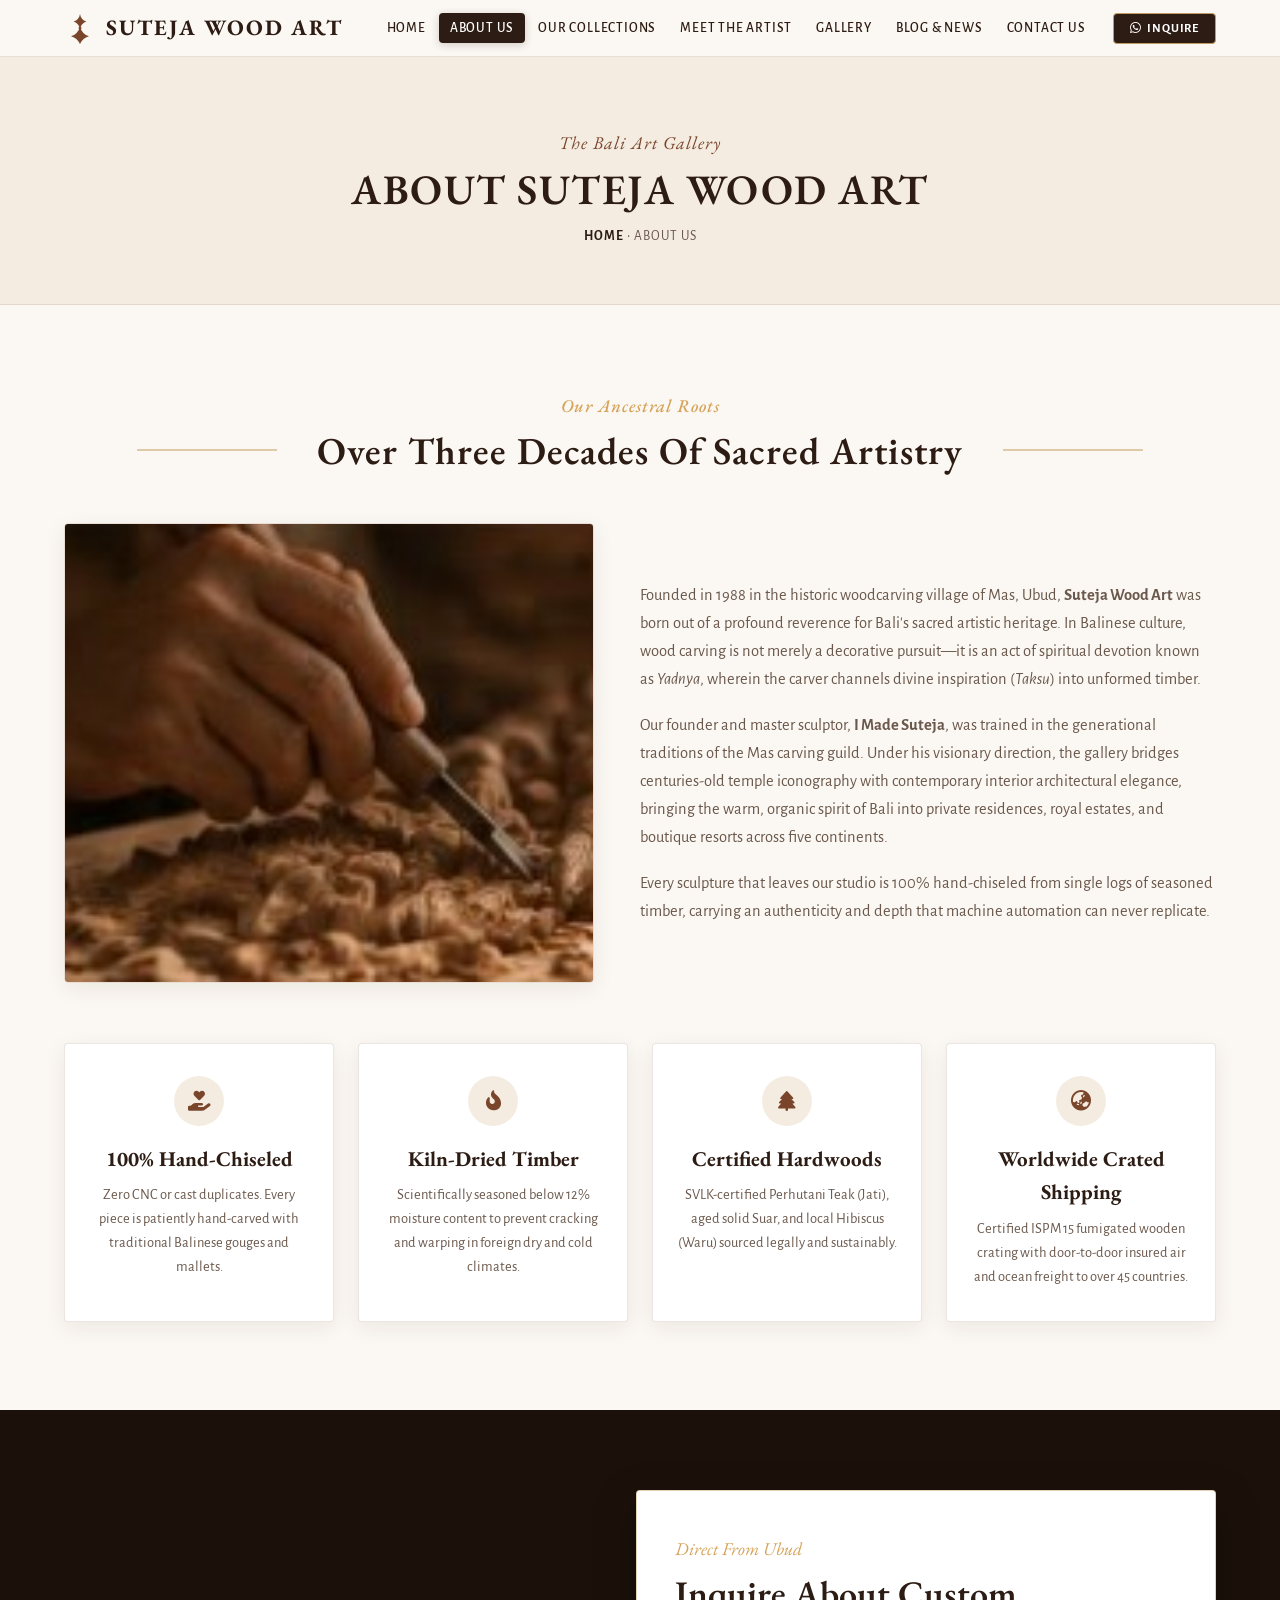
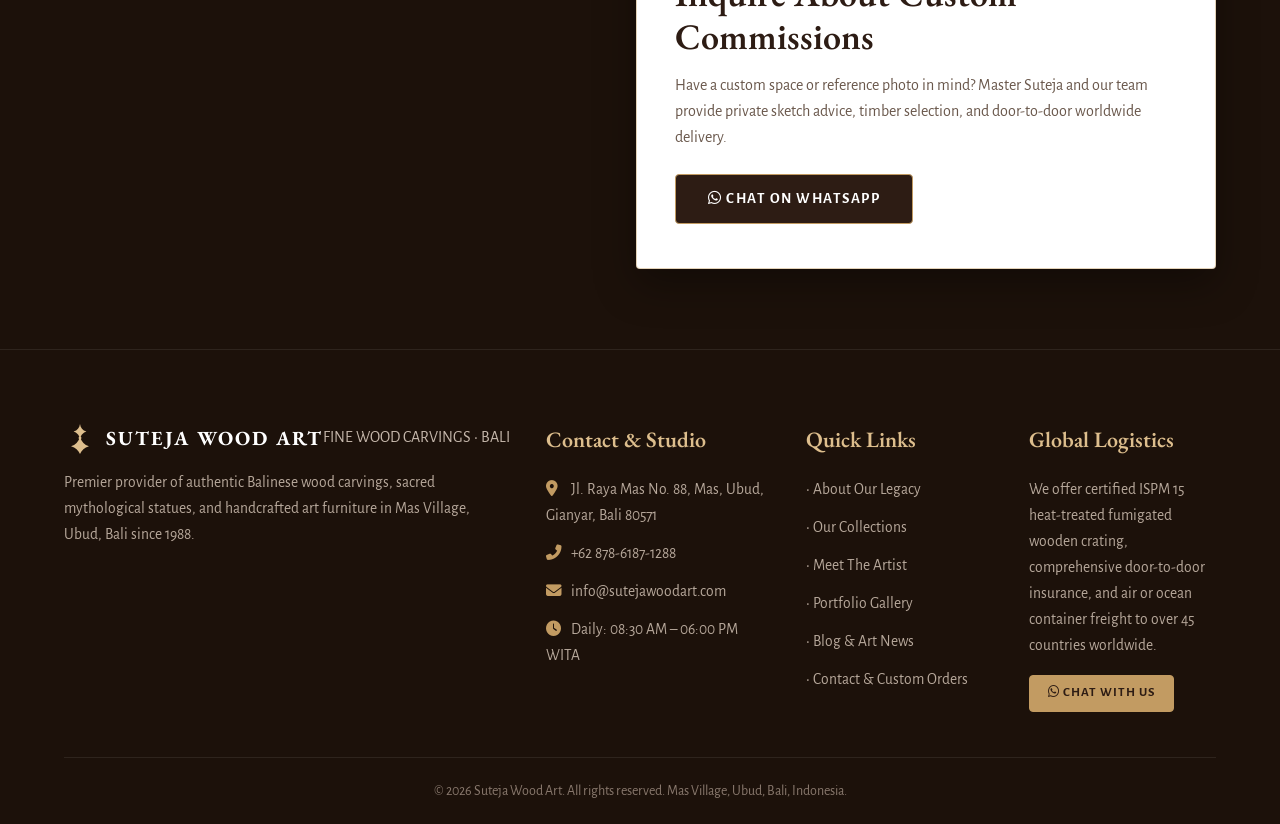
<file: about.html>
<!DOCTYPE html>
<html lang="en">
<head>
  <meta charset="utf-8">
  <meta name="viewport" content="width=device-width, initial-scale=1, minimum-scale=1.0, shrink-to-fit=no">
  <title>About Us | Suteja Wood Art - Fine Wood Carvings &amp; Art Furniture Bali</title>
  <meta name="description" content="Discover the legacy of Suteja Wood Art, established in Ubud Bali since 1988. Preserving Balinese woodcarving heritage and master craftsmanship.">

  <!-- Fonts: EB Garamond & Alegreya Sans -->
  <link rel="preconnect" href="https://fonts.googleapis.com">
  <link rel="preconnect" href="https://fonts.gstatic.com" crossorigin>
  <link href="https://fonts.googleapis.com/css2?family=Alegreya+Sans:ital,wght@0,300;0,400;0,500;0,700;1,400&family=EB+Garamond:ital,wght@0,400;0,500;0,600;0,700;1,400;1,500&display=swap" rel="stylesheet">

  <!-- Icons: Font Awesome 6 -->
  <link rel="stylesheet" href="https://cdnjs.cloudflare.com/ajax/libs/font-awesome/6.5.1/css/all.min.css">

  <!-- Master Stylesheet (Warm Balinese Wood Nuance) -->
  <link rel="stylesheet" href="css/style.css">
  <link rel="icon" href="images/logo_emblem.jpg">
</head>
<body>

  <!-- ==========================================================================
       HEADER & NAVIGATION
       ========================================================================== -->
  <header id="header">
    <div class="header-body">
      <div class="container-global head-inner">
        <!-- Logo -->
        <a href="index.html" class="brand-logo-wrap" aria-label="Suteja Wood Art">
          <svg class="brand-emblem-svg" viewBox="0 0 100 100" fill="currentColor">
            <path d="M50 6 C48 18, 42 26, 30 30 C42 34, 48 42, 50 54 C52 42, 58 34, 70 30 C58 26, 52 18, 50 6 Z M50 48 C45 62, 36 72, 22 76 C36 80, 45 90, 50 100 C55 90, 64 80, 78 76 C64 72, 55 62, 50 48 Z" />
            <circle cx="50" cy="50" r="4.5" />
          </svg>
          <span class="brand-main-title">SUTEJA WOOD ART</span>
        </a>

        <!-- Desktop Navigation -->
        <nav class="header-nav">
          <ul class="nav-menu-list">
            <li><a href="index.html">Home</a></li>
            <li><a href="about.html" class="active">About Us</a></li>
            <li><a href="collections.html">Our Collections</a></li>
            <li><a href="artist.html">Meet The Artist</a></li>
            <li><a href="gallery.html">Gallery</a></li>
            <li><a href="blog.html">Blog &amp; News</a></li>
            <li><a href="contact.html">Contact Us</a></li>
          </ul>

          <a class="btn-book-atas" href="https://wa.me/6287861871288" target="_blank" aria-label="Chat on WhatsApp">
            <i class="fab fa-whatsapp"></i> Inquire
          </a>

          <!-- Mobile Hamburger -->
          <button class="b-p-bg-color" id="menuButton" aria-label="Open Mobile Menu">
            <div class="bar1"></div>
            <div class="bar2"></div>
            <div class="bar3"></div>
          </button>
        </nav>
      </div>
    </div>
  </header>

  <!-- Mobile Drawer Menu Overlay -->
  <div class="menu-box" id="menuWrapper">
    <button id="close" aria-label="Close Mobile Menu">&times;</button>
    <div class="container-global menu-tour">
      <div style="margin-bottom: 25px;">
        <span class="brand-main-title">SUTEJA WOOD ART</span>
      </div>
      <ul>
        <li><a href="index.html" class="mobile-nav-link">Home</a></li>
        <li><a href="about.html" class="mobile-nav-link active">About Us</a></li>
        <li><a href="collections.html" class="mobile-nav-link">Our Collections</a></li>
        <li><a href="artist.html" class="mobile-nav-link">Meet The Artist</a></li>
        <li><a href="gallery.html" class="mobile-nav-link">Gallery</a></li>
        <li><a href="blog.html" class="mobile-nav-link">Blog &amp; News</a></li>
        <li><a href="contact.html" class="mobile-nav-link">Contact Us</a></li>
        <li><a href="https://wa.me/6287861871288" target="_blank" style="color: #25d366;"><i class="fab fa-whatsapp"></i> Chat on WhatsApp</a></li>
      </ul>
    </div>
  </div>

  <!-- ==========================================================================
       INNER PAGE BANNER
       ========================================================================== -->
  <section class="inner-page-banner">
    <div class="container-global">
      <span class="sp-atas">The Bali Art Gallery</span>
      <h1>ABOUT SUTEJA WOOD ART</h1>
      <div class="breadcrumb-nav">
        <a href="index.html">HOME</a> &bull; ABOUT US
      </div>
    </div>
  </section>

  <!-- ==========================================================================
       LEGACY & PHILOSOPHY SECTION
       ========================================================================== -->
  <section class="pad6rem" style="background-color: var(--bg-page);">
    <div class="container-global">
      <div class="title-why2">
        <span class="sp-atas">Our Ancestral Roots</span>
        <h2>Over Three Decades of Sacred Artistry</h2>
      </div>

      <div class="row" style="display: flex; flex-wrap: wrap; align-items: center; margin-bottom: 60px;">
        <div style="flex: 0 0 50%; max-width: 50%; padding-right: 4%;">
          <img src="images/artisan_hands.jpg" alt="Master Sculptor Hands" style="border-radius: var(--radius-sm); border: 1px solid var(--border-card); box-shadow: var(--shadow-card); width: 100%; height: 460px; object-fit: cover;">
        </div>

        <div style="flex: 0 0 50%; max-width: 50%;">
          <p style="font-size: 16.5px; line-height: 28px; color: var(--wood-muted); margin-bottom: 18px;">
            Founded in 1988 in the historic woodcarving village of Mas, Ubud, <strong>Suteja Wood Art</strong> was born out of a profound reverence for Bali's sacred artistic heritage. In Balinese culture, wood carving is not merely a decorative pursuit—it is an act of spiritual devotion known as <em>Yadnya</em>, wherein the carver channels divine inspiration (<em>Taksu</em>) into unformed timber.
          </p>
          <p style="font-size: 16.5px; line-height: 28px; color: var(--wood-muted); margin-bottom: 18px;">
            Our founder and master sculptor, <strong>I Made Suteja</strong>, was trained in the generational traditions of the Mas carving guild. Under his visionary direction, the gallery bridges centuries-old temple iconography with contemporary interior architectural elegance, bringing the warm, organic spirit of Bali into private residences, royal estates, and boutique resorts across five continents.
          </p>
          <p style="font-size: 16.5px; line-height: 28px; color: var(--wood-muted);">
            Every sculpture that leaves our studio is 100% hand-chiseled from single logs of seasoned timber, carrying an authenticity and depth that machine automation can never replicate.
          </p>
        </div>
      </div>

      <!-- 4 Core Pillars -->
      <div class="row" style="display: grid; grid-template-columns: repeat(4, 1fr); gap: 24px; margin-top: 40px;">
        <div style="background: #ffffff; padding: 32px 22px; border-radius: var(--radius-sm); border: 1px solid var(--border-card); box-shadow: var(--shadow-card); text-align: center;">
          <div style="width: 50px; height: 50px; border-radius: 50%; background: var(--bg-cream); color: var(--wood-brown); display: flex; align-items: center; justify-content: center; margin: 0 auto 16px; font-size: 20px;">
            <i class="fas fa-hand-holding-heart"></i>
          </div>
          <h3 style="font-family: var(--primtext); font-size: 21px; color: var(--wood-dark); margin-bottom: 8px;">100% Hand-Chiseled</h3>
          <p style="font-size: 14.5px; color: var(--wood-muted); line-height: 24px;">Zero CNC or cast duplicates. Every piece is patiently hand-carved with traditional Balinese gouges and mallets.</p>
        </div>

        <div style="background: #ffffff; padding: 32px 22px; border-radius: var(--radius-sm); border: 1px solid var(--border-card); box-shadow: var(--shadow-card); text-align: center;">
          <div style="width: 50px; height: 50px; border-radius: 50%; background: var(--bg-cream); color: var(--wood-brown); display: flex; align-items: center; justify-content: center; margin: 0 auto 16px; font-size: 20px;">
            <i class="fas fa-fire-alt"></i>
          </div>
          <h3 style="font-family: var(--primtext); font-size: 21px; color: var(--wood-dark); margin-bottom: 8px;">Kiln-Dried Timber</h3>
          <p style="font-size: 14.5px; color: var(--wood-muted); line-height: 24px;">Scientifically seasoned below 12% moisture content to prevent cracking and warping in foreign dry and cold climates.</p>
        </div>

        <div style="background: #ffffff; padding: 32px 22px; border-radius: var(--radius-sm); border: 1px solid var(--border-card); box-shadow: var(--shadow-card); text-align: center;">
          <div style="width: 50px; height: 50px; border-radius: 50%; background: var(--bg-cream); color: var(--wood-brown); display: flex; align-items: center; justify-content: center; margin: 0 auto 16px; font-size: 20px;">
            <i class="fas fa-tree"></i>
          </div>
          <h3 style="font-family: var(--primtext); font-size: 21px; color: var(--wood-dark); margin-bottom: 8px;">Certified Hardwoods</h3>
          <p style="font-size: 14.5px; color: var(--wood-muted); line-height: 24px;">SVLK-certified Perhutani Teak (Jati), aged solid Suar, and local Hibiscus (Waru) sourced legally and sustainably.</p>
        </div>

        <div style="background: #ffffff; padding: 32px 22px; border-radius: var(--radius-sm); border: 1px solid var(--border-card); box-shadow: var(--shadow-card); text-align: center;">
          <div style="width: 50px; height: 50px; border-radius: 50%; background: var(--bg-cream); color: var(--wood-brown); display: flex; align-items: center; justify-content: center; margin: 0 auto 16px; font-size: 20px;">
            <i class="fas fa-globe-asia"></i>
          </div>
          <h3 style="font-family: var(--primtext); font-size: 21px; color: var(--wood-dark); margin-bottom: 8px;">Worldwide Crated Shipping</h3>
          <p style="font-size: 14.5px; color: var(--wood-muted); line-height: 24px;">Certified ISPM 15 fumigated wooden crating with door-to-door insured air and ocean freight to over 45 countries.</p>
        </div>
      </div>
    </div>
  </section>

  <!-- ==========================================================================
       CTA BANNER SECTION
       ========================================================================== -->
  <section class="contact-banner-sec">
    <div class="container-global">
      <div class="contact-banner-row">
        <div class="contact-banner-card">
          <span class="sp-atas">Direct From Ubud</span>
          <h2>Inquire About Custom Commissions</h2>
          <p>
            Have a custom space or reference photo in mind? Master Suteja and our team provide private sketch advice, timber selection, and door-to-door worldwide delivery.
          </p>
          <a href="https://wa.me/6287861871288" target="_blank" class="btn-slid1">
            <i class="fab fa-whatsapp"></i> Chat on WhatsApp
          </a>
        </div>
      </div>
    </div>
  </section>

  <!-- ==========================================================================
       FOOTER
       ========================================================================== -->
  <footer id="footer" class="foot-style">
    <div class="container-global">
      <div class="footer-grid-row">
        <div>
          <div class="brand-logo-wrap" style="margin-bottom: 16px;">
            <svg class="brand-emblem-svg" viewBox="0 0 100 100" fill="currentColor" style="color: var(--gold-light);">
              <path d="M50 6 C48 18, 42 26, 30 30 C42 34, 48 42, 50 54 C52 42, 58 34, 70 30 C58 26, 52 18, 50 6 Z M50 48 C45 62, 36 72, 22 76 C36 80, 45 90, 50 100 C55 90, 64 80, 78 76 C64 72, 55 62, 50 48 Z" />
              <circle cx="50" cy="50" r="4.5" />
            </svg>
            <div class="brand-logo-text">
              <span class="brand-main-title" style="color: #ffffff; font-size: 20px;">SUTEJA WOOD ART</span>
              <span class="brand-sub-title">FINE WOOD CARVINGS &bull; BALI</span>
            </div>
          </div>
          <p class="text-foot">
            Premier provider of authentic Balinese wood carvings, sacred mythological statues, and handcrafted art furniture in Mas Village, Ubud, Bali since 1988.
          </p>
        </div>

        <div>
          <h3 class="title-foot-default">Contact &amp; Studio</h3>
          <p class="text-foot"><i class="fas fa-map-marker-alt"></i> Jl. Raya Mas No. 88, Mas, Ubud, Gianyar, Bali 80571</p>
          <p class="text-foot"><i class="fas fa-phone-alt"></i> +62 878-6187-1288</p>
          <p class="text-foot"><i class="fas fa-envelope"></i> info@sutejawoodart.com</p>
          <p class="text-foot"><i class="fas fa-clock"></i> Daily: 08:30 AM – 06:00 PM WITA</p>
        </div>

        <div>
          <h3 class="title-foot-default">Quick Links</h3>
          <p class="text-foot"><a href="about.html">&bull; About Our Legacy</a></p>
          <p class="text-foot"><a href="collections.html">&bull; Our Collections</a></p>
          <p class="text-foot"><a href="artist.html">&bull; Meet The Artist</a></p>
          <p class="text-foot"><a href="gallery.html">&bull; Portfolio Gallery</a></p>
          <p class="text-foot"><a href="blog.html">&bull; Blog &amp; Art News</a></p>
          <p class="text-foot"><a href="contact.html">&bull; Contact &amp; Custom Orders</a></p>
        </div>

        <div>
          <h3 class="title-foot-default">Global Logistics</h3>
          <p class="text-foot">
            We offer certified ISPM 15 heat-treated fumigated wooden crating, comprehensive door-to-door insurance, and air or ocean container freight to over 45 countries worldwide.
          </p>
          <div style="margin-top: 16px;">
            <a href="https://wa.me/6287861871288" target="_blank" class="btn-detail-taksu" style="background: var(--gold); color: var(--wood-dark) !important;">
              <i class="fab fa-whatsapp"></i> Chat with Us
            </a>
          </div>
        </div>
      </div>

      <div class="foot-style-2">
        <p class="text-footer">
          &copy; 2026 Suteja Wood Art. All rights reserved. Mas Village, Ubud, Bali, Indonesia.
        </p>
      </div>
    </div>
  </footer>

  <script src="js/app.js"></script>
</body>
</html>
</file>
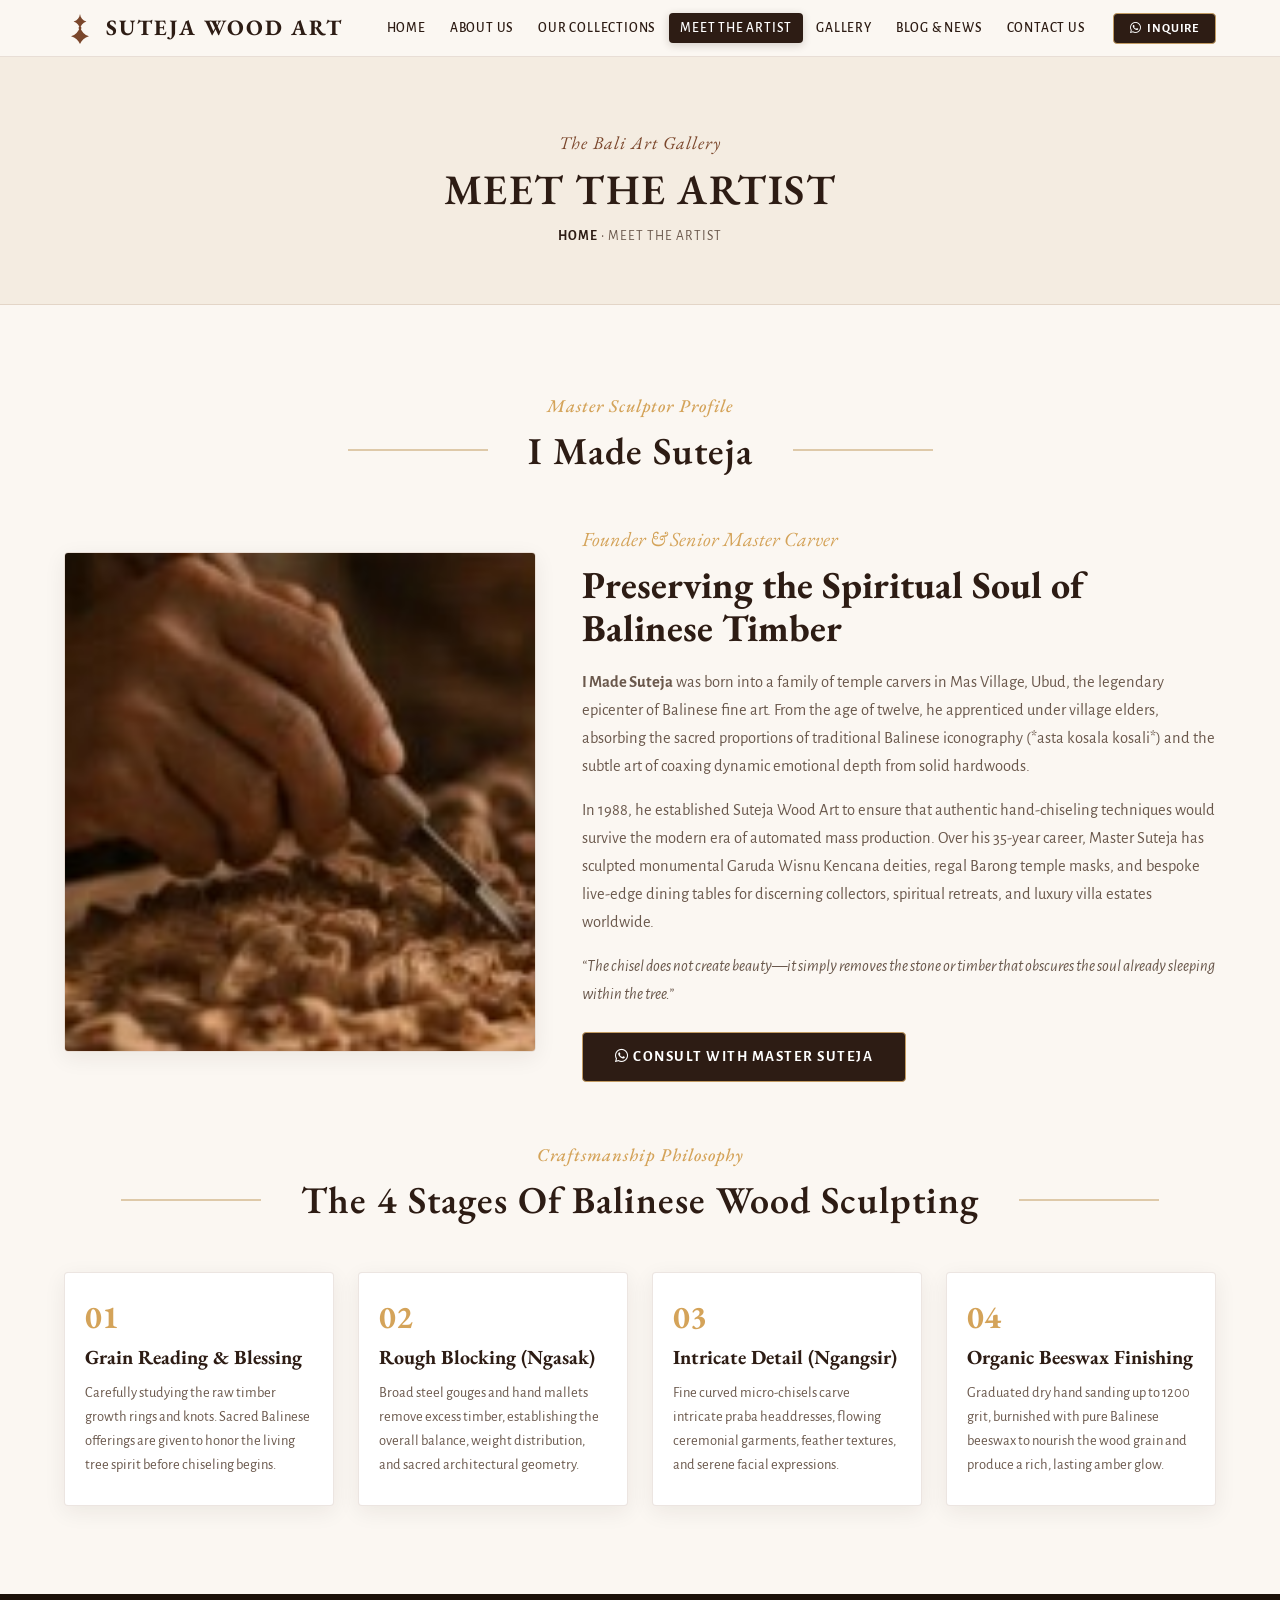
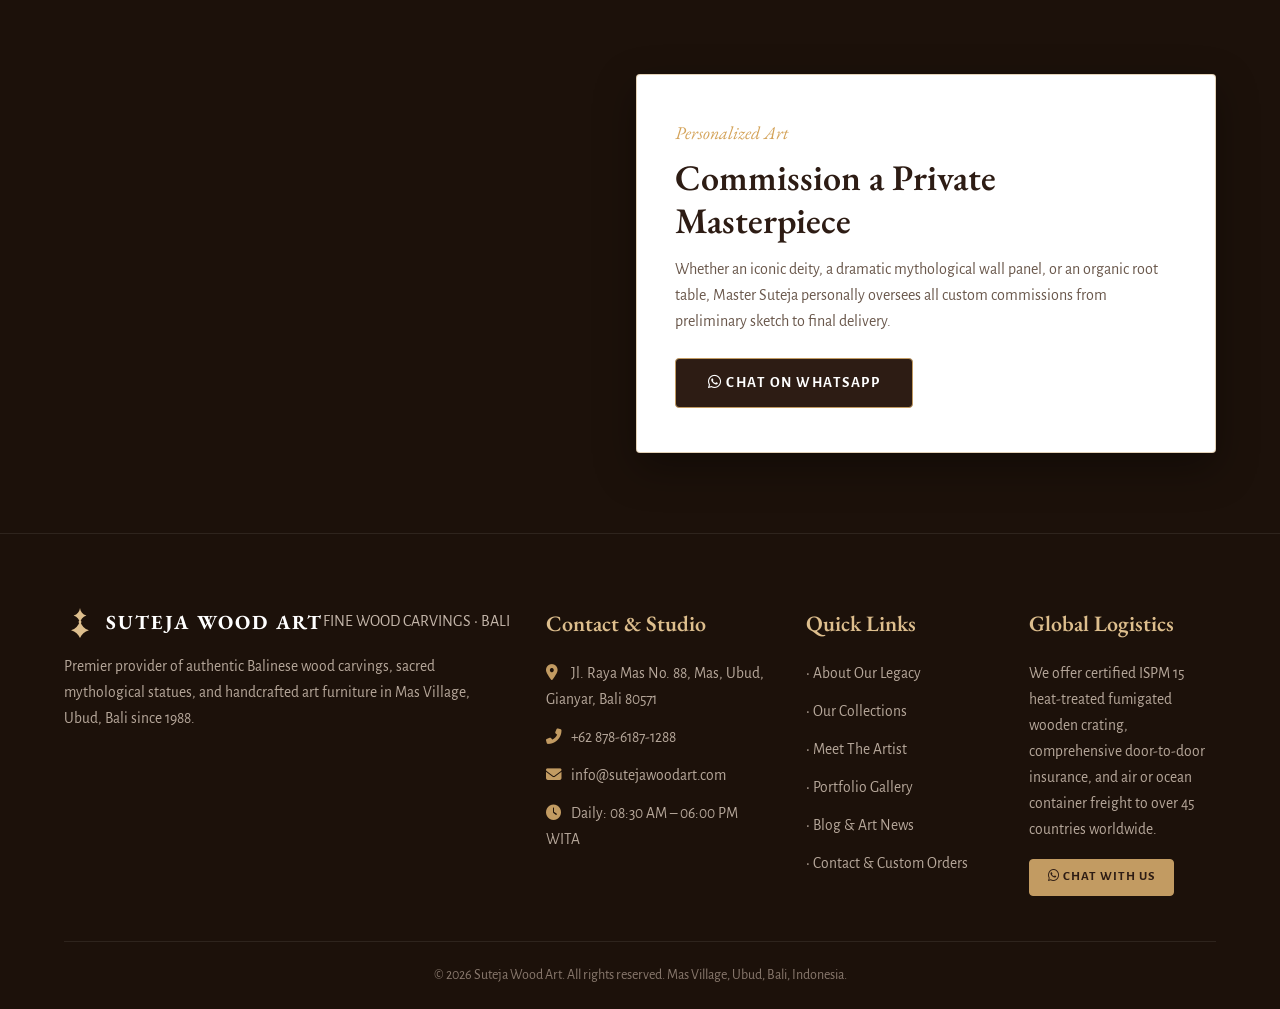
<file: artist.html>
<!DOCTYPE html>
<html lang="en">
<head>
  <meta charset="utf-8">
  <meta name="viewport" content="width=device-width, initial-scale=1, minimum-scale=1.0, shrink-to-fit=no">
  <title>Meet The Artist | Suteja Wood Art - Fine Wood Carvings &amp; Art Furniture Bali</title>
  <meta name="description" content="Meet Master Sculptor I Made Suteja at Suteja Wood Art. Decades of mastery preserving the spiritual heritage and refined craftsmanship of Balinese wood sculpture.">

  <!-- Fonts: EB Garamond & Alegreya Sans -->
  <link rel="preconnect" href="https://fonts.googleapis.com">
  <link rel="preconnect" href="https://fonts.gstatic.com" crossorigin>
  <link href="https://fonts.googleapis.com/css2?family=Alegreya+Sans:ital,wght@0,300;0,400;0,500;0,700;1,400&family=EB+Garamond:ital,wght@0,400;0,500;0,600;0,700;1,400;1,500&display=swap" rel="stylesheet">

  <!-- Icons: Font Awesome 6 -->
  <link rel="stylesheet" href="https://cdnjs.cloudflare.com/ajax/libs/font-awesome/6.5.1/css/all.min.css">

  <!-- Master Stylesheet (Warm Balinese Wood Nuance) -->
  <link rel="stylesheet" href="css/style.css">
  <link rel="icon" href="images/logo_emblem.jpg">
</head>
<body>

  <!-- ==========================================================================
       HEADER & NAVIGATION
       ========================================================================== -->
  <header id="header">
    <div class="header-body">
      <div class="container-global head-inner">
        <!-- Logo -->
        <a href="index.html" class="brand-logo-wrap" aria-label="Suteja Wood Art">
          <svg class="brand-emblem-svg" viewBox="0 0 100 100" fill="currentColor">
            <path d="M50 6 C48 18, 42 26, 30 30 C42 34, 48 42, 50 54 C52 42, 58 34, 70 30 C58 26, 52 18, 50 6 Z M50 48 C45 62, 36 72, 22 76 C36 80, 45 90, 50 100 C55 90, 64 80, 78 76 C64 72, 55 62, 50 48 Z" />
            <circle cx="50" cy="50" r="4.5" />
          </svg>
          <span class="brand-main-title">SUTEJA WOOD ART</span>
        </a>

        <!-- Desktop Navigation -->
        <nav class="header-nav">
          <ul class="nav-menu-list">
            <li><a href="index.html">Home</a></li>
            <li><a href="about.html">About Us</a></li>
            <li><a href="collections.html">Our Collections</a></li>
            <li><a href="artist.html" class="active">Meet The Artist</a></li>
            <li><a href="gallery.html">Gallery</a></li>
            <li><a href="blog.html">Blog &amp; News</a></li>
            <li><a href="contact.html">Contact Us</a></li>
          </ul>

          <a class="btn-book-atas" href="https://wa.me/6287861871288" target="_blank" aria-label="Chat on WhatsApp">
            <i class="fab fa-whatsapp"></i> Inquire
          </a>

          <!-- Mobile Hamburger -->
          <button class="b-p-bg-color" id="menuButton" aria-label="Open Mobile Menu">
            <div class="bar1"></div>
            <div class="bar2"></div>
            <div class="bar3"></div>
          </button>
        </nav>
      </div>
    </div>
  </header>

  <!-- Mobile Drawer Menu Overlay -->
  <div class="menu-box" id="menuWrapper">
    <button id="close" aria-label="Close Mobile Menu">&times;</button>
    <div class="container-global menu-tour">
      <div style="margin-bottom: 25px;">
        <span class="brand-main-title">SUTEJA WOOD ART</span>
      </div>
      <ul>
        <li><a href="index.html" class="mobile-nav-link">Home</a></li>
        <li><a href="about.html" class="mobile-nav-link">About Us</a></li>
        <li><a href="collections.html" class="mobile-nav-link">Our Collections</a></li>
        <li><a href="artist.html" class="mobile-nav-link active">Meet The Artist</a></li>
        <li><a href="gallery.html" class="mobile-nav-link">Gallery</a></li>
        <li><a href="blog.html" class="mobile-nav-link">Blog &amp; News</a></li>
        <li><a href="contact.html" class="mobile-nav-link">Contact Us</a></li>
        <li><a href="https://wa.me/6287861871288" target="_blank" style="color: #25d366;"><i class="fab fa-whatsapp"></i> Chat on WhatsApp</a></li>
      </ul>
    </div>
  </div>

  <!-- ==========================================================================
       INNER PAGE BANNER
       ========================================================================== -->
  <section class="inner-page-banner">
    <div class="container-global">
      <span class="sp-atas">The Bali Art Gallery</span>
      <h1>MEET THE ARTIST</h1>
      <div class="breadcrumb-nav">
        <a href="index.html">HOME</a> &bull; MEET THE ARTIST
      </div>
    </div>
  </section>

  <!-- ==========================================================================
       ARTIST PROFILE & PHILOSOPHY
       ========================================================================== -->
  <section class="pad6rem" style="background-color: var(--bg-page);">
    <div class="container-global">
      <div class="title-why2">
        <span class="sp-atas">Master Sculptor Profile</span>
        <h2>I Made Suteja</h2>
      </div>

      <div class="row" style="display: flex; flex-wrap: wrap; align-items: center; margin-bottom: 60px;">
        <div style="flex: 0 0 45%; max-width: 45%; padding-right: 4%;">
          <img src="images/artisan_hands.jpg" alt="Master Sculptor I Made Suteja" style="width: 100%; height: 500px; object-fit: cover; border-radius: var(--radius-sm); border: 1px solid var(--border-card); box-shadow: var(--shadow-card);">
        </div>

        <div style="flex: 0 0 55%; max-width: 55%;">
          <span style="font-family: var(--primtext); font-size: 20px; color: var(--gold-warm); font-style: italic; display: block; margin-bottom: 8px;">Founder &amp; Senior Master Carver</span>
          <h2 style="font-family: var(--primtext); font-size: 38px; color: var(--wood-dark); margin-bottom: 18px; line-height: 1.15;">Preserving the Spiritual Soul of Balinese Timber</h2>
          <p style="font-size: 16.5px; line-height: 28px; color: var(--wood-muted); margin-bottom: 16px;">
            <strong>I Made Suteja</strong> was born into a family of temple carvers in Mas Village, Ubud, the legendary epicenter of Balinese fine art. From the age of twelve, he apprenticed under village elders, absorbing the sacred proportions of traditional Balinese iconography (*asta kosala kosali*) and the subtle art of coaxing dynamic emotional depth from solid hardwoods.
          </p>
          <p style="font-size: 16.5px; line-height: 28px; color: var(--wood-muted); margin-bottom: 16px;">
            In 1988, he established Suteja Wood Art to ensure that authentic hand-chiseling techniques would survive the modern era of automated mass production. Over his 35-year career, Master Suteja has sculpted monumental Garuda Wisnu Kencana deities, regal Barong temple masks, and bespoke live-edge dining tables for discerning collectors, spiritual retreats, and luxury villa estates worldwide.
          </p>
          <p style="font-size: 16.5px; line-height: 28px; color: var(--wood-muted); margin-bottom: 24px;">
            <em>“The chisel does not create beauty—it simply removes the stone or timber that obscures the soul already sleeping within the tree.”</em>
          </p>
          <a href="https://wa.me/6287861871288?text=Hello%20Master%20Suteja,%20I%20would%20like%20to%20discuss%20a%20private%20commission" target="_blank" class="btn-slid1">
            <i class="fab fa-whatsapp"></i> Consult with Master Suteja
          </a>
        </div>
      </div>

      <!-- 4-Step Process Section -->
      <div class="title-why2" style="margin-top: 50px;">
        <span class="sp-atas">Craftsmanship Philosophy</span>
        <h2>The 4 Stages of Balinese Wood Sculpting</h2>
      </div>

      <div class="row" style="display: grid; grid-template-columns: repeat(4, 1fr); gap: 24px; margin-top: 40px;">
        <div style="background: #ffffff; border: 1px solid var(--border-card); border-radius: var(--radius-sm); padding: 28px 20px; box-shadow: var(--shadow-card);">
          <div style="font-family: var(--primtext); font-size: 32px; font-weight: 700; color: var(--gold-warm); line-height: 1; margin-bottom: 8px;">01</div>
          <h3 style="font-family: var(--primtext); font-size: 20px; color: var(--wood-dark); margin-bottom: 8px;">Grain Reading &amp; Blessing</h3>
          <p style="font-size: 14.5px; color: var(--wood-muted); line-height: 24px;">Carefully studying the raw timber growth rings and knots. Sacred Balinese offerings are given to honor the living tree spirit before chiseling begins.</p>
        </div>

        <div style="background: #ffffff; border: 1px solid var(--border-card); border-radius: var(--radius-sm); padding: 28px 20px; box-shadow: var(--shadow-card);">
          <div style="font-family: var(--primtext); font-size: 32px; font-weight: 700; color: var(--gold-warm); line-height: 1; margin-bottom: 8px;">02</div>
          <h3 style="font-family: var(--primtext); font-size: 20px; color: var(--wood-dark); margin-bottom: 8px;">Rough Blocking (Ngasak)</h3>
          <p style="font-size: 14.5px; color: var(--wood-muted); line-height: 24px;">Broad steel gouges and hand mallets remove excess timber, establishing the overall balance, weight distribution, and sacred architectural geometry.</p>
        </div>

        <div style="background: #ffffff; border: 1px solid var(--border-card); border-radius: var(--radius-sm); padding: 28px 20px; box-shadow: var(--shadow-card);">
          <div style="font-family: var(--primtext); font-size: 32px; font-weight: 700; color: var(--gold-warm); line-height: 1; margin-bottom: 8px;">03</div>
          <h3 style="font-family: var(--primtext); font-size: 20px; color: var(--wood-dark); margin-bottom: 8px;">Intricate Detail (Ngangsir)</h3>
          <p style="font-size: 14.5px; color: var(--wood-muted); line-height: 24px;">Fine curved micro-chisels carve intricate praba headdresses, flowing ceremonial garments, feather textures, and serene facial expressions.</p>
        </div>

        <div style="background: #ffffff; border: 1px solid var(--border-card); border-radius: var(--radius-sm); padding: 28px 20px; box-shadow: var(--shadow-card);">
          <div style="font-family: var(--primtext); font-size: 32px; font-weight: 700; color: var(--gold-warm); line-height: 1; margin-bottom: 8px;">04</div>
          <h3 style="font-family: var(--primtext); font-size: 20px; color: var(--wood-dark); margin-bottom: 8px;">Organic Beeswax Finishing</h3>
          <p style="font-size: 14.5px; color: var(--wood-muted); line-height: 24px;">Graduated dry hand sanding up to 1200 grit, burnished with pure Balinese beeswax to nourish the wood grain and produce a rich, lasting amber glow.</p>
        </div>
      </div>
    </div>
  </section>

  <!-- ==========================================================================
       CTA BANNER SECTION
       ========================================================================== -->
  <section class="contact-banner-sec">
    <div class="container-global">
      <div class="contact-banner-row">
        <div class="contact-banner-card">
          <span class="sp-atas">Personalized Art</span>
          <h2>Commission a Private Masterpiece</h2>
          <p>
            Whether an iconic deity, a dramatic mythological wall panel, or an organic root table, Master Suteja personally oversees all custom commissions from preliminary sketch to final delivery.
          </p>
          <a href="https://wa.me/6287861871288" target="_blank" class="btn-slid1">
            <i class="fab fa-whatsapp"></i> Chat on WhatsApp
          </a>
        </div>
      </div>
    </div>
  </section>

  <!-- ==========================================================================
       FOOTER
       ========================================================================== -->
  <footer id="footer" class="foot-style">
    <div class="container-global">
      <div class="footer-grid-row">
        <div>
          <div class="brand-logo-wrap" style="margin-bottom: 16px;">
            <svg class="brand-emblem-svg" viewBox="0 0 100 100" fill="currentColor" style="color: var(--gold-light);">
              <path d="M50 6 C48 18, 42 26, 30 30 C42 34, 48 42, 50 54 C52 42, 58 34, 70 30 C58 26, 52 18, 50 6 Z M50 48 C45 62, 36 72, 22 76 C36 80, 45 90, 50 100 C55 90, 64 80, 78 76 C64 72, 55 62, 50 48 Z" />
              <circle cx="50" cy="50" r="4.5" />
            </svg>
            <div class="brand-logo-text">
              <span class="brand-main-title" style="color: #ffffff; font-size: 20px;">SUTEJA WOOD ART</span>
              <span class="brand-sub-title">FINE WOOD CARVINGS &bull; BALI</span>
            </div>
          </div>
          <p class="text-foot">
            Premier provider of authentic Balinese wood carvings, sacred mythological statues, and handcrafted art furniture in Mas Village, Ubud, Bali since 1988.
          </p>
        </div>

        <div>
          <h3 class="title-foot-default">Contact &amp; Studio</h3>
          <p class="text-foot"><i class="fas fa-map-marker-alt"></i> Jl. Raya Mas No. 88, Mas, Ubud, Gianyar, Bali 80571</p>
          <p class="text-foot"><i class="fas fa-phone-alt"></i> +62 878-6187-1288</p>
          <p class="text-foot"><i class="fas fa-envelope"></i> info@sutejawoodart.com</p>
          <p class="text-foot"><i class="fas fa-clock"></i> Daily: 08:30 AM – 06:00 PM WITA</p>
        </div>

        <div>
          <h3 class="title-foot-default">Quick Links</h3>
          <p class="text-foot"><a href="about.html">&bull; About Our Legacy</a></p>
          <p class="text-foot"><a href="collections.html">&bull; Our Collections</a></p>
          <p class="text-foot"><a href="artist.html">&bull; Meet The Artist</a></p>
          <p class="text-foot"><a href="gallery.html">&bull; Portfolio Gallery</a></p>
          <p class="text-foot"><a href="blog.html">&bull; Blog &amp; Art News</a></p>
          <p class="text-foot"><a href="contact.html">&bull; Contact &amp; Custom Orders</a></p>
        </div>

        <div>
          <h3 class="title-foot-default">Global Logistics</h3>
          <p class="text-foot">
            We offer certified ISPM 15 heat-treated fumigated wooden crating, comprehensive door-to-door insurance, and air or ocean container freight to over 45 countries worldwide.
          </p>
          <div style="margin-top: 16px;">
            <a href="https://wa.me/6287861871288" target="_blank" class="btn-detail-taksu" style="background: var(--gold); color: var(--wood-dark) !important;">
              <i class="fab fa-whatsapp"></i> Chat with Us
            </a>
          </div>
        </div>
      </div>

      <div class="foot-style-2">
        <p class="text-footer">
          &copy; 2026 Suteja Wood Art. All rights reserved. Mas Village, Ubud, Bali, Indonesia.
        </p>
      </div>
    </div>
  </footer>

  <script src="js/app.js"></script>
</body>
</html>
</file>
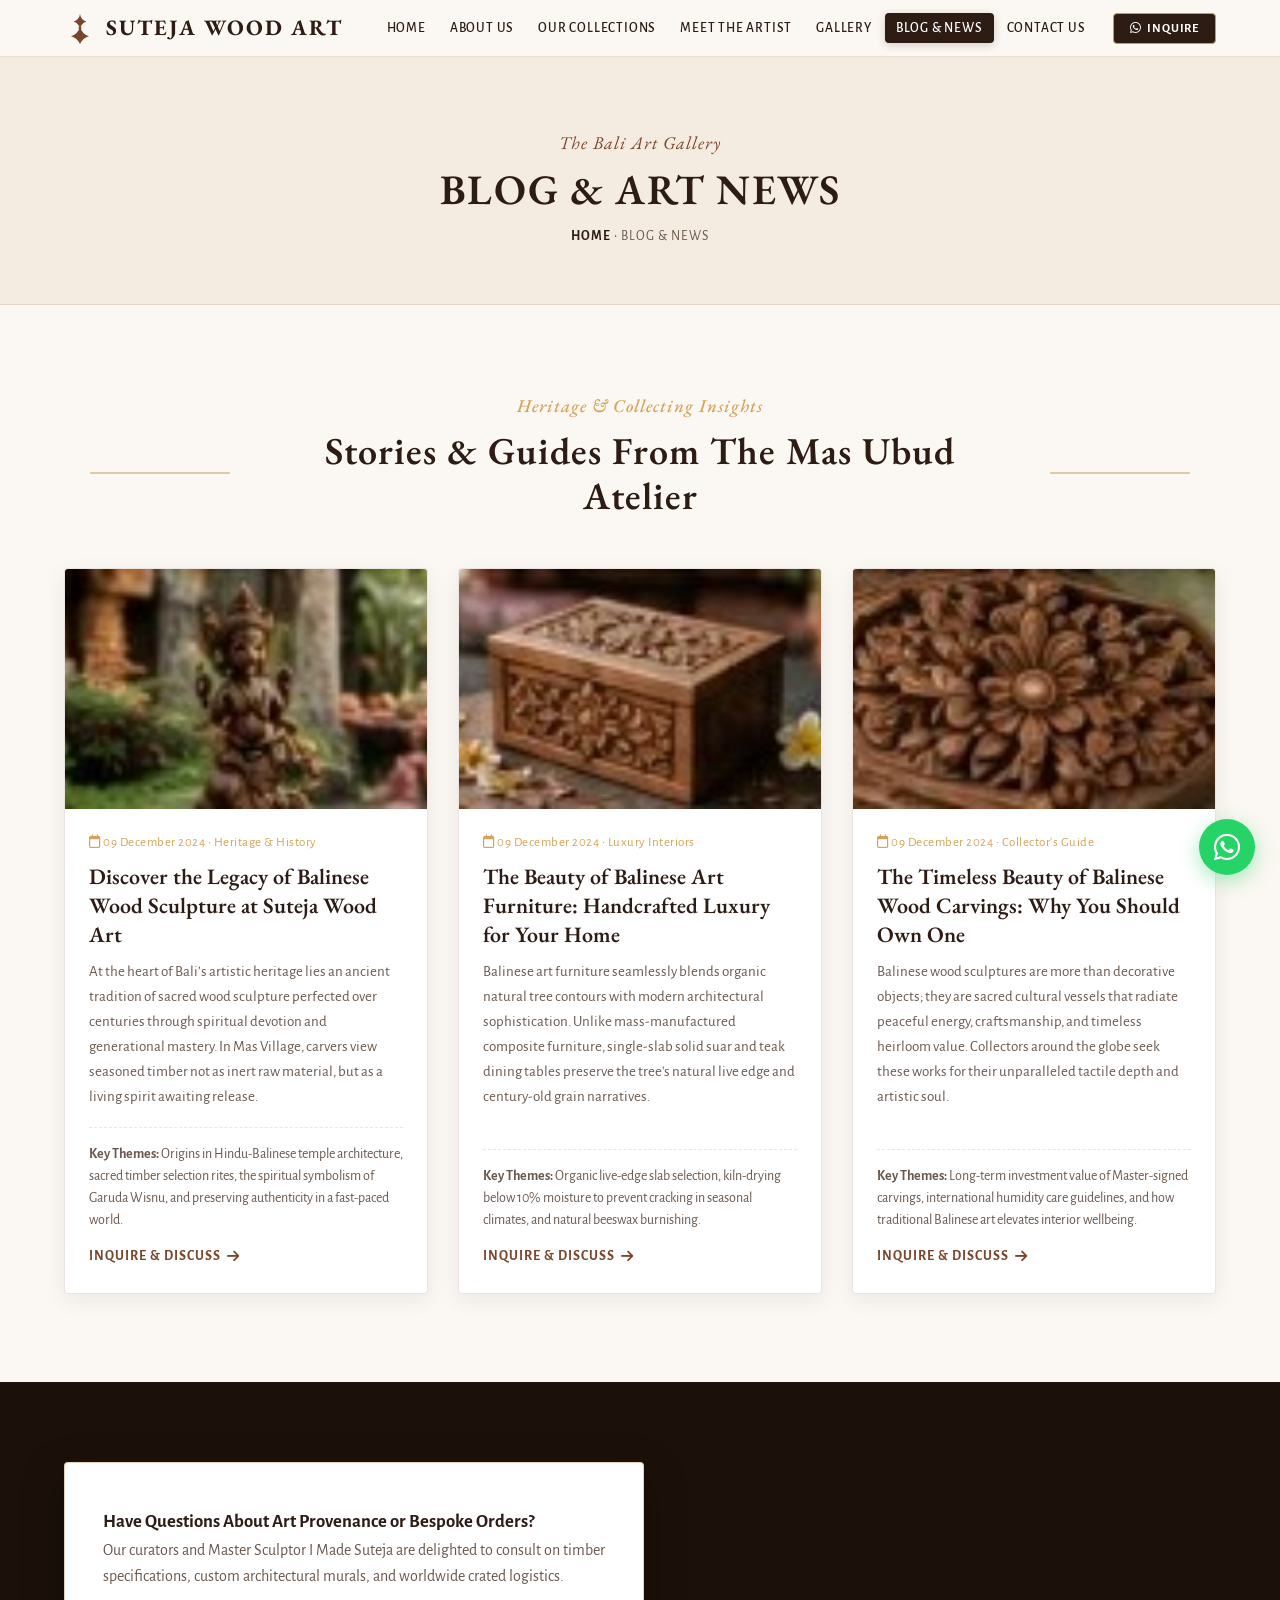
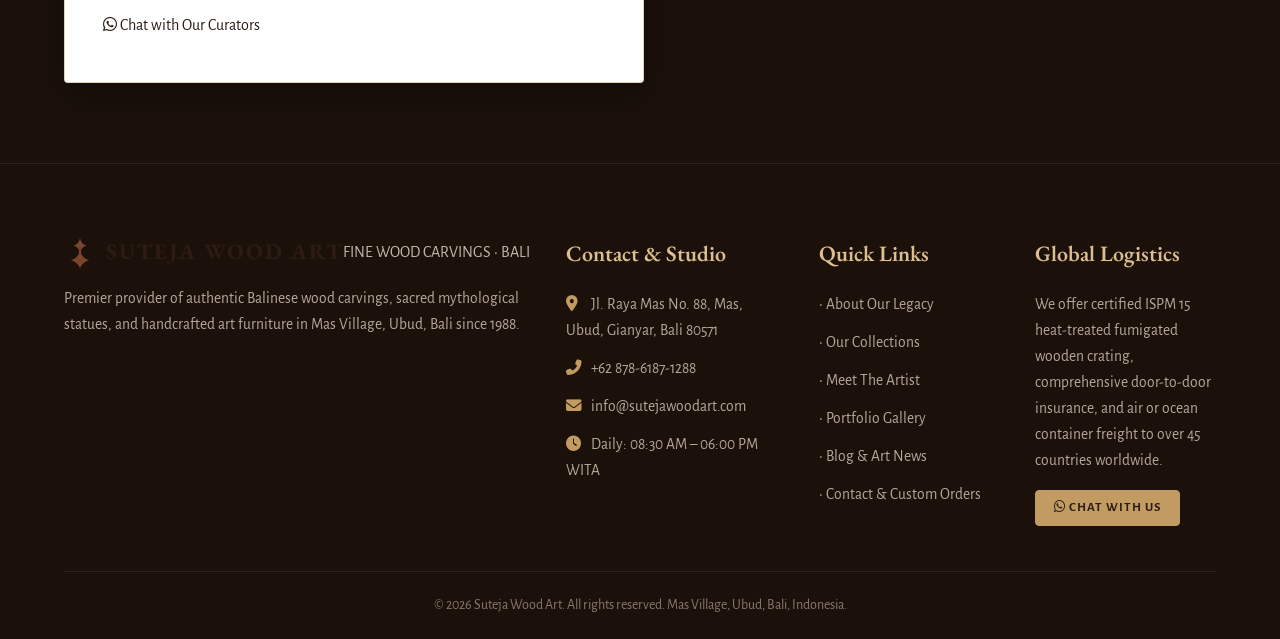
<file: blog.html>
<!DOCTYPE html>
<html lang="en">
<head>
  <meta charset="utf-8">
  <meta name="viewport" content="width=device-width, initial-scale=1, minimum-scale=1.0, shrink-to-fit=no">
  <title>Blog &amp; News | Suteja Wood Art - Fine Wood Carvings &amp; Art Furniture Bali</title>
  <meta name="description" content="Read insights into Balinese wood carving heritage, live-edge suar furniture design, sacred sculpture symbolism, and collector care guides from Suteja Wood Art Mas Ubud.">

  <!-- Fonts: EB Garamond & Alegreya Sans -->
  <link rel="preconnect" href="https://fonts.googleapis.com">
  <link rel="preconnect" href="https://fonts.gstatic.com" crossorigin>
  <link href="https://fonts.googleapis.com/css2?family=Alegreya+Sans:ital,wght@0,300;0,400;0,500;0,700;1,400&family=EB+Garamond:ital,wght@0,400;0,500;0,600;0,700;1,400;1,500&display=swap" rel="stylesheet">

  <!-- Icons: Font Awesome 6 -->
  <link rel="stylesheet" href="https://cdnjs.cloudflare.com/ajax/libs/font-awesome/6.5.1/css/all.min.css">

  <!-- Master Stylesheet (Warm Balinese Wood Nuance) -->
  <link rel="stylesheet" href="css/style.css">
  <link rel="icon" href="images/logo_emblem.jpg">
</head>
<body>

  <!-- ==========================================================================
       HEADER & NAVIGATION
       ========================================================================== -->
  <header id="header">
    <div class="header-body">
      <div class="container-global head-inner">
        <!-- Logo -->
        <a href="index.html" class="brand-logo-wrap" aria-label="Suteja Wood Art">
          <svg class="brand-emblem-svg" viewBox="0 0 100 100" fill="currentColor">
            <path d="M50 6 C48 18, 42 26, 30 30 C42 34, 48 42, 50 54 C52 42, 58 34, 70 30 C58 26, 52 18, 50 6 Z M50 48 C45 62, 36 72, 22 76 C36 80, 45 90, 50 100 C55 90, 64 80, 78 76 C64 72, 55 62, 50 48 Z" />
            <circle cx="50" cy="50" r="4.5" />
          </svg>
          <span class="brand-main-title">SUTEJA WOOD ART</span>
        </a>

        <!-- Desktop Navigation -->
        <nav class="header-nav">
          <ul class="nav-menu-list">
            <li><a href="index.html">Home</a></li>
            <li><a href="about.html">About Us</a></li>
            <li><a href="collections.html">Our Collections</a></li>
            <li><a href="artist.html">Meet The Artist</a></li>
            <li><a href="gallery.html">Gallery</a></li>
            <li><a href="blog.html" class="active">Blog &amp; News</a></li>
            <li><a href="contact.html">Contact Us</a></li>
          </ul>

          <a class="btn-book-atas" href="https://wa.me/6287861871288" target="_blank" aria-label="Chat on WhatsApp">
            <i class="fab fa-whatsapp"></i> Inquire
          </a>

          <!-- Mobile Hamburger -->
          <button class="b-p-bg-color" id="menuButton" aria-label="Open Mobile Menu">
            <div class="bar1"></div>
            <div class="bar2"></div>
            <div class="bar3"></div>
          </button>
        </nav>
      </div>
    </div>
  </header>

  <!-- Mobile Drawer Menu Overlay -->
  <div class="menu-box" id="menuWrapper">
    <button id="close" aria-label="Close Mobile Menu">&times;</button>
    <div class="container-global menu-tour">
      <div style="margin-bottom: 25px;">
        <span class="brand-main-title">SUTEJA WOOD ART</span>
      </div>
      <ul>
        <li><a href="index.html" class="mobile-nav-link">Home</a></li>
        <li><a href="about.html" class="mobile-nav-link">About Us</a></li>
        <li><a href="collections.html" class="mobile-nav-link">Our Collections</a></li>
        <li><a href="artist.html" class="mobile-nav-link">Meet The Artist</a></li>
        <li><a href="gallery.html" class="mobile-nav-link">Gallery</a></li>
        <li><a href="blog.html" class="mobile-nav-link active">Blog &amp; News</a></li>
        <li><a href="contact.html" class="mobile-nav-link">Contact Us</a></li>
        <li><a href="https://wa.me/6287861871288" target="_blank" style="color: #25d366;"><i class="fab fa-whatsapp"></i> Chat on WhatsApp</a></li>
      </ul>
    </div>
  </div>

  <!-- ==========================================================================
       INNER PAGE BANNER
       ========================================================================== -->
  <section class="inner-page-banner">
    <div class="container-global">
      <span class="sp-atas">The Bali Art Gallery</span>
      <h1>BLOG &amp; ART NEWS</h1>
      <div class="breadcrumb-nav">
        <a href="index.html">HOME</a> &bull; BLOG &amp; NEWS
      </div>
    </div>
  </section>

  <!-- ==========================================================================
       BLOG ARTICLES SECTION
       ========================================================================== -->
  <section class="pad6rem">
    <div class="container-global">
      <div class="title-why2">
        <span class="sp-atas">Heritage &amp; Collecting Insights</span>
        <h2>Stories &amp; Guides from the Mas Ubud Atelier</h2>
      </div>

      <div class="blog-grid-row">

        <!-- Article 1 -->
        <article class="blog-card">
          <div class="blog-card-img">
            <img src="images/gallery_1.jpg" alt="Discover the Legacy of Balinese Wood Sculpture" loading="lazy">
          </div>
          <div class="blog-card-body">
            <div class="blog-meta"><i class="far fa-calendar"></i> 09 December 2024 &bull; Heritage &amp; History</div>
            <h3 class="blog-card-title">Discover the Legacy of Balinese Wood Sculpture at Suteja Wood Art</h3>
            <p class="blog-card-desc">
              At the heart of Bali’s artistic heritage lies an ancient tradition of sacred wood sculpture perfected over centuries through spiritual devotion and generational mastery. In Mas Village, carvers view seasoned timber not as inert raw material, but as a living spirit awaiting release.
            </p>
            <div style="margin-top: auto; padding-top: 15px; border-top: 1px dashed var(--border-card);">
              <p style="font-size: 14px; color: var(--wood-muted); line-height: 22px; margin-bottom: 12px;">
                <strong>Key Themes:</strong> Origins in Hindu-Balinese temple architecture, sacred timber selection rites, the spiritual symbolism of Garuda Wisnu, and preserving authenticity in a fast-paced world.
              </p>
              <a href="https://wa.me/6287861871288?text=Hello%20Suteja%20Wood%20Art,%20I%20read%20your%20article%20on%20Balinese%20Wood%20Sculpture%20Legacy" target="_blank" class="blog-read-more">
                Inquire &amp; Discuss <i class="fas fa-arrow-right"></i>
              </a>
            </div>
          </div>
        </article>

        <!-- Article 2 -->
        <article class="blog-card">
          <div class="blog-card-img">
            <img src="images/gallery_4.jpg" alt="The Beauty of Balinese Art Furniture: Handcrafted Luxury for Your Home" loading="lazy">
          </div>
          <div class="blog-card-body">
            <div class="blog-meta"><i class="far fa-calendar"></i> 09 December 2024 &bull; Luxury Interiors</div>
            <h3 class="blog-card-title">The Beauty of Balinese Art Furniture: Handcrafted Luxury for Your Home</h3>
            <p class="blog-card-desc">
              Balinese art furniture seamlessly blends organic natural tree contours with modern architectural sophistication. Unlike mass-manufactured composite furniture, single-slab solid suar and teak dining tables preserve the tree's natural live edge and century-old grain narratives.
            </p>
            <div style="margin-top: auto; padding-top: 15px; border-top: 1px dashed var(--border-card);">
              <p style="font-size: 14px; color: var(--wood-muted); line-height: 22px; margin-bottom: 12px;">
                <strong>Key Themes:</strong> Organic live-edge slab selection, kiln-drying below 10% moisture to prevent cracking in seasonal climates, and natural beeswax burnishing.
              </p>
              <a href="https://wa.me/6287861871288?text=Hello%20Suteja%20Wood%20Art,%20I%20read%20your%20article%20on%20Balinese%20Art%20Furniture" target="_blank" class="blog-read-more">
                Inquire &amp; Discuss <i class="fas fa-arrow-right"></i>
              </a>
            </div>
          </div>
        </article>

        <!-- Article 3 -->
        <article class="blog-card">
          <div class="blog-card-img">
            <img src="images/gallery_2.jpg" alt="The Timeless Beauty of Balinese Wood Carvings: Why You Should Own One" loading="lazy">
          </div>
          <div class="blog-card-body">
            <div class="blog-meta"><i class="far fa-calendar"></i> 09 December 2024 &bull; Collector's Guide</div>
            <h3 class="blog-card-title">The Timeless Beauty of Balinese Wood Carvings: Why You Should Own One</h3>
            <p class="blog-card-desc">
              Balinese wood sculptures are more than decorative objects; they are sacred cultural vessels that radiate peaceful energy, craftsmanship, and timeless heirloom value. Collectors around the globe seek these works for their unparalleled tactile depth and artistic soul.
            </p>
            <div style="margin-top: auto; padding-top: 15px; border-top: 1px dashed var(--border-card);">
              <p style="font-size: 14px; color: var(--wood-muted); line-height: 22px; margin-bottom: 12px;">
                <strong>Key Themes:</strong> Long-term investment value of Master-signed carvings, international humidity care guidelines, and how traditional Balinese art elevates interior wellbeing.
              </p>
              <a href="https://wa.me/6287861871288?text=Hello%20Suteja%20Wood%20Art,%20I%20read%20your%20article%20on%20Collecting%20Balinese%20Wood%20Carvings" target="_blank" class="blog-read-more">
                Inquire &amp; Discuss <i class="fas fa-arrow-right"></i>
              </a>
            </div>
          </div>
        </article>

      </div>
    </div>
  </section>

  <!-- ==========================================================================
       CONTACT CTA BANNER
       ========================================================================== -->
  <section class="contact-banner-sec">
    <div class="container-global">
      <div class="contact-banner-card">
        <div class="contact-banner-text">
          <h3>Have Questions About Art Provenance or Bespoke Orders?</h3>
          <p>
            Our curators and Master Sculptor I Made Suteja are delighted to consult on timber specifications, custom architectural murals, and worldwide crated logistics.
          </p>
        </div>
        <div class="contact-banner-btn-wrap">
          <a href="https://wa.me/6287861871288" target="_blank" class="contact-banner-btn">
            <i class="fab fa-whatsapp"></i> Chat with Our Curators
          </a>
        </div>
      </div>
    </div>
  </section>

  <!-- ==========================================================================
       FOOTER
       ========================================================================== -->
  <footer id="footer" class="foot-style">
    <div class="container-global">
      <div class="footer-grid-row">
        <div>
          <div class="brand-logo-wrap" style="margin-bottom: 18px;">
            <svg class="brand-emblem-svg" viewBox="0 0 100 100" fill="currentColor">
              <path d="M50 6 C48 18, 42 26, 30 30 C42 34, 48 42, 50 54 C52 42, 58 34, 70 30 C58 26, 52 18, 50 6 Z M50 48 C45 62, 36 72, 22 76 C36 80, 45 90, 50 100 C55 90, 64 80, 78 76 C64 72, 55 62, 50 48 Z" />
              <circle cx="50" cy="50" r="4.5" />
            </svg>
            <div class="brand-logo-text">
              <span class="brand-main-title">SUTEJA WOOD ART</span>
              <span class="brand-sub-title">FINE WOOD CARVINGS &bull; BALI</span>
            </div>
          </div>
          <p class="text-foot">
            Premier provider of authentic Balinese wood carvings, sacred mythological statues, and handcrafted art furniture in Mas Village, Ubud, Bali since 1988.
          </p>
        </div>

        <div>
          <h3 class="title-foot-default">Contact &amp; Studio</h3>
          <p class="text-foot"><i class="fas fa-map-marker-alt"></i> Jl. Raya Mas No. 88, Mas, Ubud, Gianyar, Bali 80571</p>
          <p class="text-foot"><i class="fas fa-phone-alt"></i> +62 878-6187-1288</p>
          <p class="text-foot"><i class="fas fa-envelope"></i> info@sutejawoodart.com</p>
          <p class="text-foot"><i class="fas fa-clock"></i> Daily: 08:30 AM – 06:00 PM WITA</p>
        </div>

        <div>
          <h3 class="title-foot-default">Quick Links</h3>
          <p class="text-foot"><a href="about.html">&bull; About Our Legacy</a></p>
          <p class="text-foot"><a href="collections.html">&bull; Our Collections</a></p>
          <p class="text-foot"><a href="artist.html">&bull; Meet The Artist</a></p>
          <p class="text-foot"><a href="gallery.html">&bull; Portfolio Gallery</a></p>
          <p class="text-foot"><a href="blog.html">&bull; Blog &amp; Art News</a></p>
          <p class="text-foot"><a href="contact.html">&bull; Contact &amp; Custom Orders</a></p>
        </div>

        <div>
          <h3 class="title-foot-default">Global Logistics</h3>
          <p class="text-foot">
            We offer certified ISPM 15 heat-treated fumigated wooden crating, comprehensive door-to-door insurance, and air or ocean container freight to over 45 countries worldwide.
          </p>
          <div style="margin-top: 16px;">
            <a href="https://wa.me/6287861871288" target="_blank" class="btn-detail-taksu" style="background: var(--gold); color: var(--wood-dark) !important;">
              <i class="fab fa-whatsapp"></i> Chat with Us
            </a>
          </div>
        </div>
      </div>

      <div class="foot-style-2">
        <p class="text-footer">
          &copy; 2026 Suteja Wood Art. All rights reserved. Mas Village, Ubud, Bali, Indonesia.
        </p>
      </div>
    </div>
  </footer>

  <!-- Floating WhatsApp -->
  <div class="fixwa">
    <a href="https://wa.me/6287861871288?text=Hello%20Suteja%20Wood%20Art,%20I%20am%20inquiring%20about%20your%20blog%20articles" target="_blank" class="whatsapp-btn" aria-label="Chat on WhatsApp">
      <i class="fab fa-whatsapp"></i>
    </a>
  </div>

  <script src="js/app.js"></script>
</body>
</html>
</file>
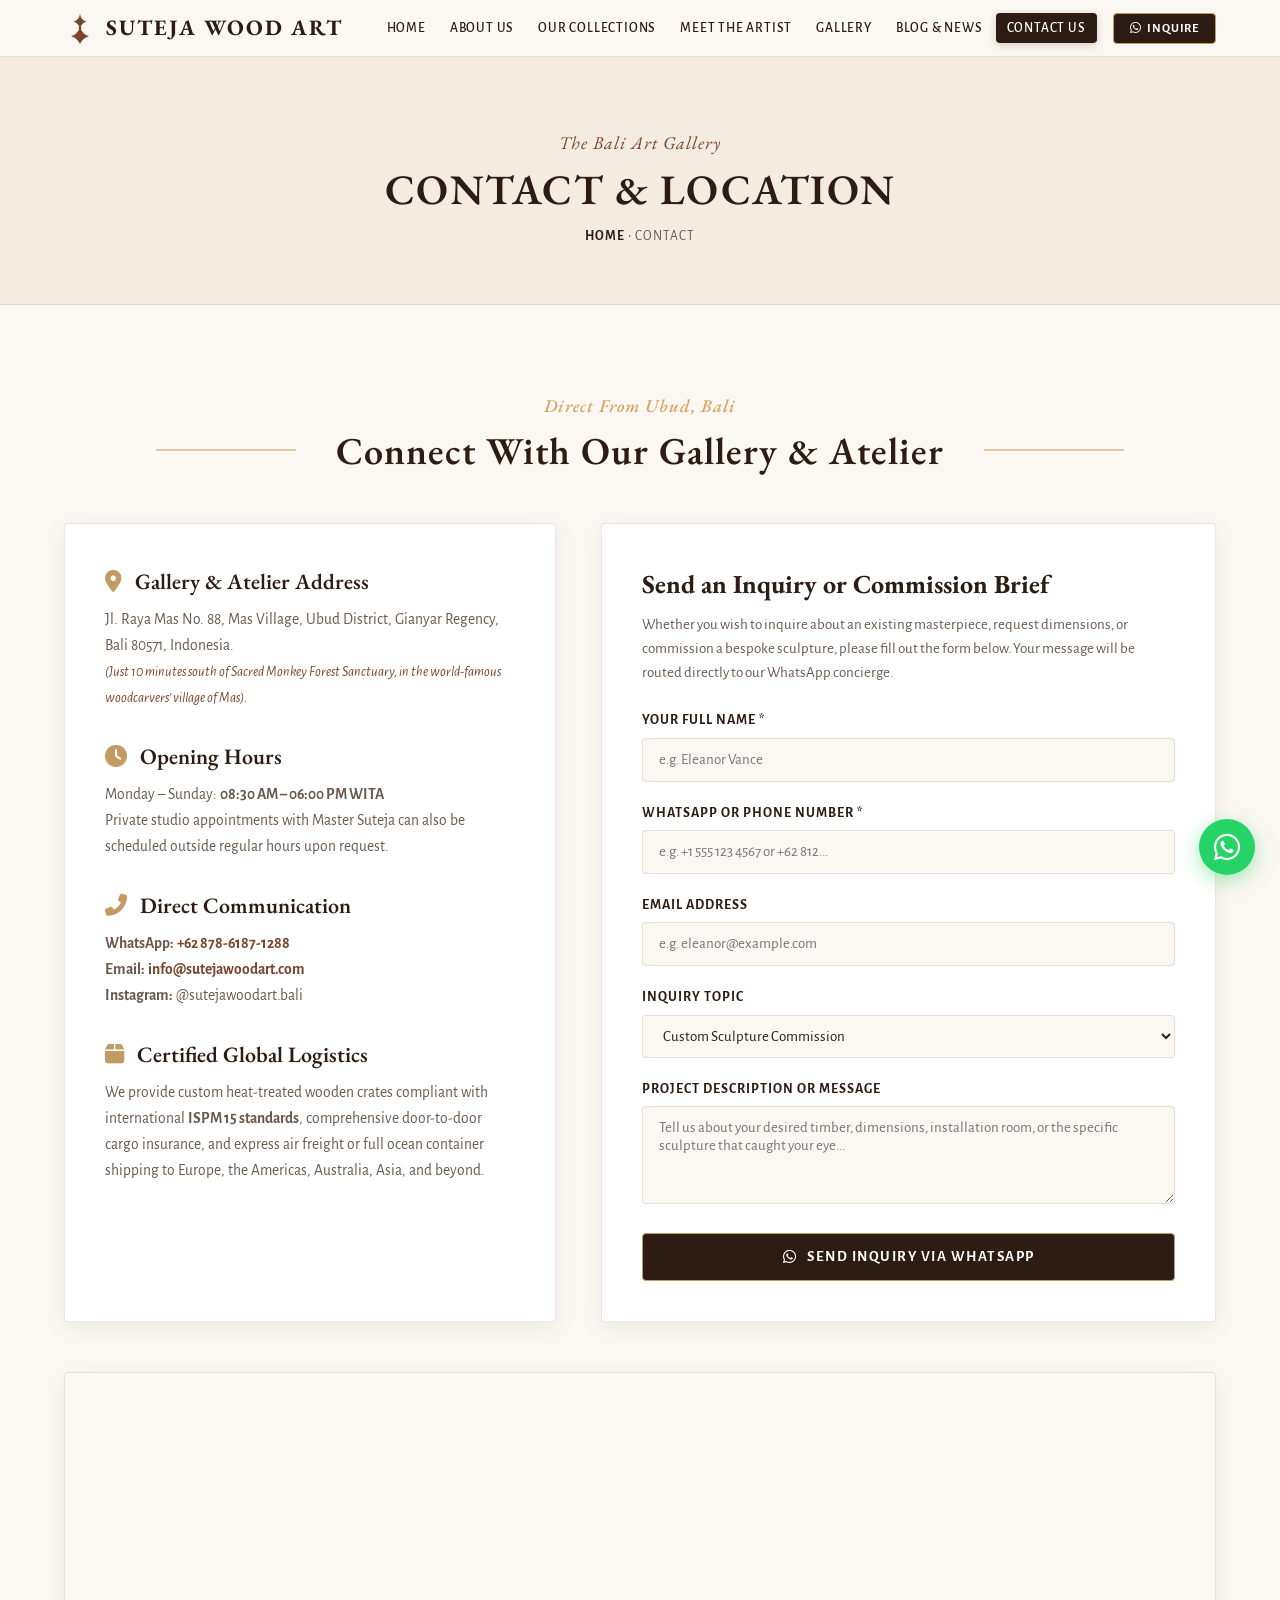
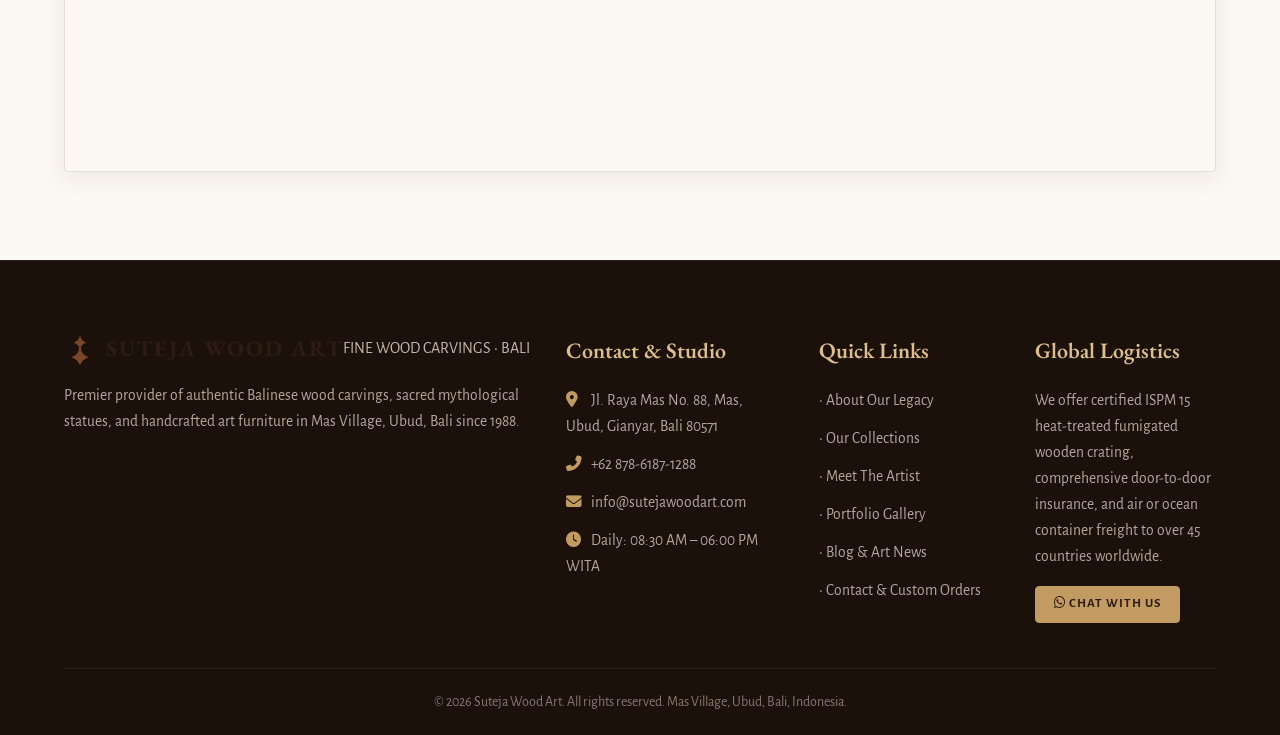
<file: contact.html>
<!DOCTYPE html>
<html lang="en">
<head>
  <meta charset="utf-8">
  <meta name="viewport" content="width=device-width, initial-scale=1, minimum-scale=1.0, shrink-to-fit=no">
  <title>Contact Us | Suteja Wood Art - Fine Wood Carvings &amp; Art Furniture Bali</title>
  <meta name="description" content="Contact Suteja Wood Art in Mas Village, Ubud. Inquire about custom sculpture commissions, private studio visits, and certified worldwide wooden crated delivery. WhatsApp: +62 878-6187-1288.">

  <!-- Fonts: EB Garamond & Alegreya Sans -->
  <link rel="preconnect" href="https://fonts.googleapis.com">
  <link rel="preconnect" href="https://fonts.gstatic.com" crossorigin>
  <link href="https://fonts.googleapis.com/css2?family=Alegreya+Sans:ital,wght@0,300;0,400;0,500;0,700;1,400&family=EB+Garamond:ital,wght@0,400;0,500;0,600;0,700;1,400;1,500&display=swap" rel="stylesheet">

  <!-- Icons: Font Awesome 6 -->
  <link rel="stylesheet" href="https://cdnjs.cloudflare.com/ajax/libs/font-awesome/6.5.1/css/all.min.css">

  <!-- Master Stylesheet (Warm Balinese Wood Nuance) -->
  <link rel="stylesheet" href="css/style.css">
  <link rel="icon" href="images/logo_emblem.jpg">
</head>
<body>

  <!-- ==========================================================================
       HEADER & NAVIGATION
       ========================================================================== -->
  <header id="header">
    <div class="header-body">
      <div class="container-global head-inner">
        <!-- Logo -->
        <a href="index.html" class="brand-logo-wrap" aria-label="Suteja Wood Art">
          <svg class="brand-emblem-svg" viewBox="0 0 100 100" fill="currentColor">
            <path d="M50 6 C48 18, 42 26, 30 30 C42 34, 48 42, 50 54 C52 42, 58 34, 70 30 C58 26, 52 18, 50 6 Z M50 48 C45 62, 36 72, 22 76 C36 80, 45 90, 50 100 C55 90, 64 80, 78 76 C64 72, 55 62, 50 48 Z" />
            <circle cx="50" cy="50" r="4.5" />
          </svg>
          <span class="brand-main-title">SUTEJA WOOD ART</span>
        </a>

        <!-- Desktop Navigation -->
        <nav class="header-nav">
          <ul class="nav-menu-list">
            <li><a href="index.html">Home</a></li>
            <li><a href="about.html">About Us</a></li>
            <li><a href="collections.html">Our Collections</a></li>
            <li><a href="artist.html">Meet The Artist</a></li>
            <li><a href="gallery.html">Gallery</a></li>
            <li><a href="blog.html">Blog &amp; News</a></li>
            <li><a href="contact.html" class="active">Contact Us</a></li>
          </ul>

          <a class="btn-book-atas" href="https://wa.me/6287861871288" target="_blank" aria-label="Chat on WhatsApp">
            <i class="fab fa-whatsapp"></i> Inquire
          </a>

          <!-- Mobile Hamburger -->
          <button class="b-p-bg-color" id="menuButton" aria-label="Open Mobile Menu">
            <div class="bar1"></div>
            <div class="bar2"></div>
            <div class="bar3"></div>
          </button>
        </nav>
      </div>
    </div>
  </header>

  <!-- Mobile Drawer Menu Overlay -->
  <div class="menu-box" id="menuWrapper">
    <button id="close" aria-label="Close Mobile Menu">&times;</button>
    <div class="container-global menu-tour">
      <div style="margin-bottom: 25px;">
        <span class="brand-main-title">SUTEJA WOOD ART</span>
      </div>
      <ul>
        <li><a href="index.html" class="mobile-nav-link">Home</a></li>
        <li><a href="about.html" class="mobile-nav-link">About Us</a></li>
        <li><a href="collections.html" class="mobile-nav-link">Our Collections</a></li>
        <li><a href="artist.html" class="mobile-nav-link">Meet The Artist</a></li>
        <li><a href="gallery.html" class="mobile-nav-link">Gallery</a></li>
        <li><a href="blog.html" class="mobile-nav-link">Blog &amp; News</a></li>
        <li><a href="contact.html" class="mobile-nav-link active">Contact Us</a></li>
        <li><a href="https://wa.me/6287861871288" target="_blank" style="color: #25d366;"><i class="fab fa-whatsapp"></i> Chat on WhatsApp</a></li>
      </ul>
    </div>
  </div>

  <!-- ==========================================================================
       INNER PAGE BANNER
       ========================================================================== -->
  <section class="inner-page-banner">
    <div class="container-global">
      <span class="sp-atas">The Bali Art Gallery</span>
      <h1>CONTACT &amp; LOCATION</h1>
      <div class="breadcrumb-nav">
        <a href="index.html">HOME</a> &bull; CONTACT
      </div>
    </div>
  </section>

  <!-- ==========================================================================
       CONTACT & COMMISSION SECTION
       ========================================================================== -->
  <section class="pad6rem">
    <div class="container-global">
      <div class="title-why2">
        <span class="sp-atas">Direct From Ubud, Bali</span>
        <h2>Connect With Our Gallery &amp; Atelier</h2>
      </div>

      <div class="contact-layout">

        <!-- Left: Studio Details Panel -->
        <div class="contact-info-panel">
          <div class="contact-info-block">
            <h4><i class="fas fa-map-marker-alt" style="color: var(--gold); margin-right: 8px;"></i> Gallery &amp; Atelier Address</h4>
            <p>
              Jl. Raya Mas No. 88, Mas Village, Ubud District, Gianyar Regency, Bali 80571, Indonesia.<br>
              <em style="color: var(--wood-brown); font-size: 14px;">(Just 10 minutes south of Sacred Monkey Forest Sanctuary, in the world-famous woodcarvers’ village of Mas).</em>
            </p>
          </div>

          <div class="contact-info-block">
            <h4><i class="fas fa-clock" style="color: var(--gold); margin-right: 8px;"></i> Opening Hours</h4>
            <p>
              Monday – Sunday: <strong>08:30 AM – 06:00 PM WITA</strong><br>
              Private studio appointments with Master Suteja can also be scheduled outside regular hours upon request.
            </p>
          </div>

          <div class="contact-info-block">
            <h4><i class="fas fa-phone-alt" style="color: var(--gold); margin-right: 8px;"></i> Direct Communication</h4>
            <p>
              <strong>WhatsApp:</strong> <a href="https://wa.me/6287861871288" target="_blank" style="color: var(--wood-brown); font-weight: 600;">+62 878-6187-1288</a><br>
              <strong>Email:</strong> <a href="mailto:info@sutejawoodart.com" style="color: var(--wood-brown); font-weight: 600;">info@sutejawoodart.com</a><br>
              <strong>Instagram:</strong> @sutejawoodart.bali
            </p>
          </div>

          <div class="contact-info-block">
            <h4><i class="fas fa-box" style="color: var(--gold); margin-right: 8px;"></i> Certified Global Logistics</h4>
            <p>
              We provide custom heat-treated wooden crates compliant with international <strong>ISPM 15 standards</strong>, comprehensive door-to-door cargo insurance, and express air freight or full ocean container shipping to Europe, the Americas, Australia, Asia, and beyond.
            </p>
          </div>
        </div>

        <!-- Right: Inquiry / Custom Commission Form -->
        <div class="contact-form-box">
          <h3 style="font-family: var(--primtext); font-size: 26px; color: var(--wood-dark); margin-bottom: 8px;">
            Send an Inquiry or Commission Brief
          </h3>
          <p style="font-size: 15px; color: var(--wood-muted); margin-bottom: 24px; line-height: 24px;">
            Whether you wish to inquire about an existing masterpiece, request dimensions, or commission a bespoke sculpture, please fill out the form below. Your message will be routed directly to our WhatsApp concierge.
          </p>

          <form id="contactForm">
            <div class="form-group-taksu">
              <label for="name">Your Full Name *</label>
              <input type="text" id="name" name="name" class="form-control-taksu" placeholder="e.g. Eleanor Vance" required>
            </div>

            <div class="form-group-taksu">
              <label for="phone">WhatsApp or Phone Number *</label>
              <input type="tel" id="phone" name="phone" class="form-control-taksu" placeholder="e.g. +1 555 123 4567 or +62 812..." required>
            </div>

            <div class="form-group-taksu">
              <label for="email">Email Address</label>
              <input type="email" id="email" name="email" class="form-control-taksu" placeholder="e.g. eleanor@example.com">
            </div>

            <div class="form-group-taksu">
              <label for="subject">Inquiry Topic</label>
              <select id="subject" name="subject" class="form-control-taksu">
                <option value="Custom Sculpture Commission">Custom Sculpture Commission</option>
                <option value="Live-Edge Dining Table Inquiry">Live-Edge Dining Table Inquiry</option>
                <option value="Collection Artwork Pricing &amp; Availability">Collection Artwork Pricing &amp; Availability</option>
                <option value="Private Studio Tour in Ubud">Private Studio Tour in Ubud</option>
                <option value="Worldwide ISPM 15 Shipping Question">Worldwide ISPM 15 Shipping Question</option>
                <option value="Other Art Inquiry">Other Art Inquiry</option>
              </select>
            </div>

            <div class="form-group-taksu">
              <label for="message">Project Description or Message</label>
              <textarea id="message" name="message" class="form-control-taksu" rows="4" placeholder="Tell us about your desired timber, dimensions, installation room, or the specific sculpture that caught your eye..."></textarea>
            </div>

            <button type="submit" class="form-submit-btn-taksu">
              <i class="fab fa-whatsapp"></i> Send Inquiry via WhatsApp
            </button>
          </form>
        </div>

      </div>

      <!-- Google Maps Embed -->
      <div class="map-container-taksu">
        <iframe 
          title="Suteja Wood Art Gallery Location in Mas Ubud Bali"
          src="https://www.google.com/maps/embed?pb=!1m18!1m12!1m3!1d15783.504283842104!2d115.26521748281249!3d-8.536964799999996!2m3!1f0!2f0!3f0!3m2!1i1024!2i768!4f13.1!3m3!1m2!1s0x2dd23d707f1b7473%3A0xe67396695bce1354!2sMas%2C%20Ubud%2C%20Gianyar%20Regency%2C%20Bali!5e0!3m2!1sen!2sid!4v1700000000000!5m2!1sen!2sid"
          loading="lazy" 
          referrerpolicy="no-referrer-when-downgrade">
        </iframe>
      </div>

    </div>
  </section>

  <!-- ==========================================================================
       FOOTER
       ========================================================================== -->
  <footer id="footer" class="foot-style">
    <div class="container-global">
      <div class="footer-grid-row">
        <div>
          <div class="brand-logo-wrap" style="margin-bottom: 18px;">
            <svg class="brand-emblem-svg" viewBox="0 0 100 100" fill="currentColor">
              <path d="M50 6 C48 18, 42 26, 30 30 C42 34, 48 42, 50 54 C52 42, 58 34, 70 30 C58 26, 52 18, 50 6 Z M50 48 C45 62, 36 72, 22 76 C36 80, 45 90, 50 100 C55 90, 64 80, 78 76 C64 72, 55 62, 50 48 Z" />
              <circle cx="50" cy="50" r="4.5" />
            </svg>
            <div class="brand-logo-text">
              <span class="brand-main-title">SUTEJA WOOD ART</span>
              <span class="brand-sub-title">FINE WOOD CARVINGS &bull; BALI</span>
            </div>
          </div>
          <p class="text-foot">
            Premier provider of authentic Balinese wood carvings, sacred mythological statues, and handcrafted art furniture in Mas Village, Ubud, Bali since 1988.
          </p>
        </div>

        <div>
          <h3 class="title-foot-default">Contact &amp; Studio</h3>
          <p class="text-foot"><i class="fas fa-map-marker-alt"></i> Jl. Raya Mas No. 88, Mas, Ubud, Gianyar, Bali 80571</p>
          <p class="text-foot"><i class="fas fa-phone-alt"></i> +62 878-6187-1288</p>
          <p class="text-foot"><i class="fas fa-envelope"></i> info@sutejawoodart.com</p>
          <p class="text-foot"><i class="fas fa-clock"></i> Daily: 08:30 AM – 06:00 PM WITA</p>
        </div>

        <div>
          <h3 class="title-foot-default">Quick Links</h3>
          <p class="text-foot"><a href="about.html">&bull; About Our Legacy</a></p>
          <p class="text-foot"><a href="collections.html">&bull; Our Collections</a></p>
          <p class="text-foot"><a href="artist.html">&bull; Meet The Artist</a></p>
          <p class="text-foot"><a href="gallery.html">&bull; Portfolio Gallery</a></p>
          <p class="text-foot"><a href="blog.html">&bull; Blog &amp; Art News</a></p>
          <p class="text-foot"><a href="contact.html">&bull; Contact &amp; Custom Orders</a></p>
        </div>

        <div>
          <h3 class="title-foot-default">Global Logistics</h3>
          <p class="text-foot">
            We offer certified ISPM 15 heat-treated fumigated wooden crating, comprehensive door-to-door insurance, and air or ocean container freight to over 45 countries worldwide.
          </p>
          <div style="margin-top: 16px;">
            <a href="https://wa.me/6287861871288" target="_blank" class="btn-detail-taksu" style="background: var(--gold); color: var(--wood-dark) !important;">
              <i class="fab fa-whatsapp"></i> Chat with Us
            </a>
          </div>
        </div>
      </div>

      <div class="foot-style-2">
        <p class="text-footer">
          &copy; 2026 Suteja Wood Art. All rights reserved. Mas Village, Ubud, Bali, Indonesia.
        </p>
      </div>
    </div>
  </footer>

  <!-- Floating WhatsApp -->
  <div class="fixwa">
    <a href="https://wa.me/6287861871288?text=Hello%20Suteja%20Wood%20Art,%20I%20am%20inquiring%20about%20visiting%20your%20studio" target="_blank" class="whatsapp-btn" aria-label="Chat on WhatsApp">
      <i class="fab fa-whatsapp"></i>
    </a>
  </div>

  <script src="js/app.js"></script>
</body>
</html>
</file>
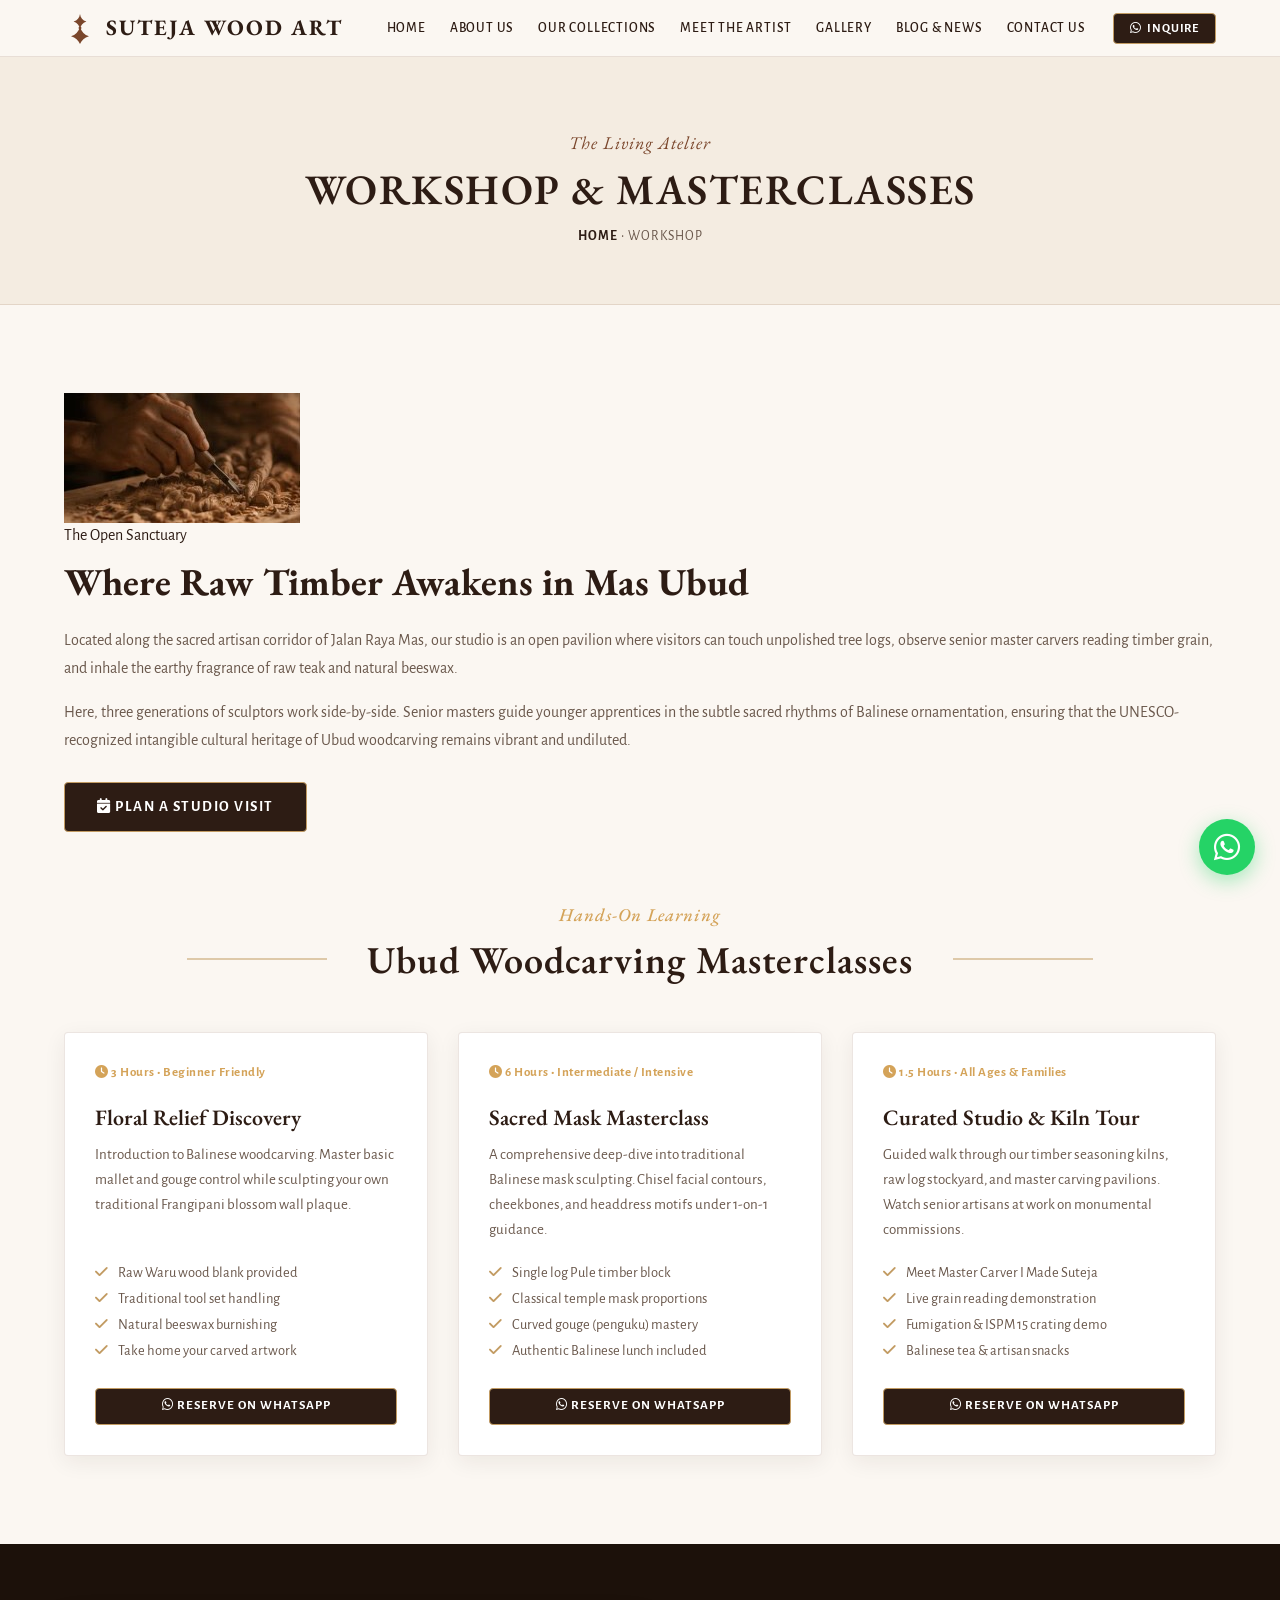
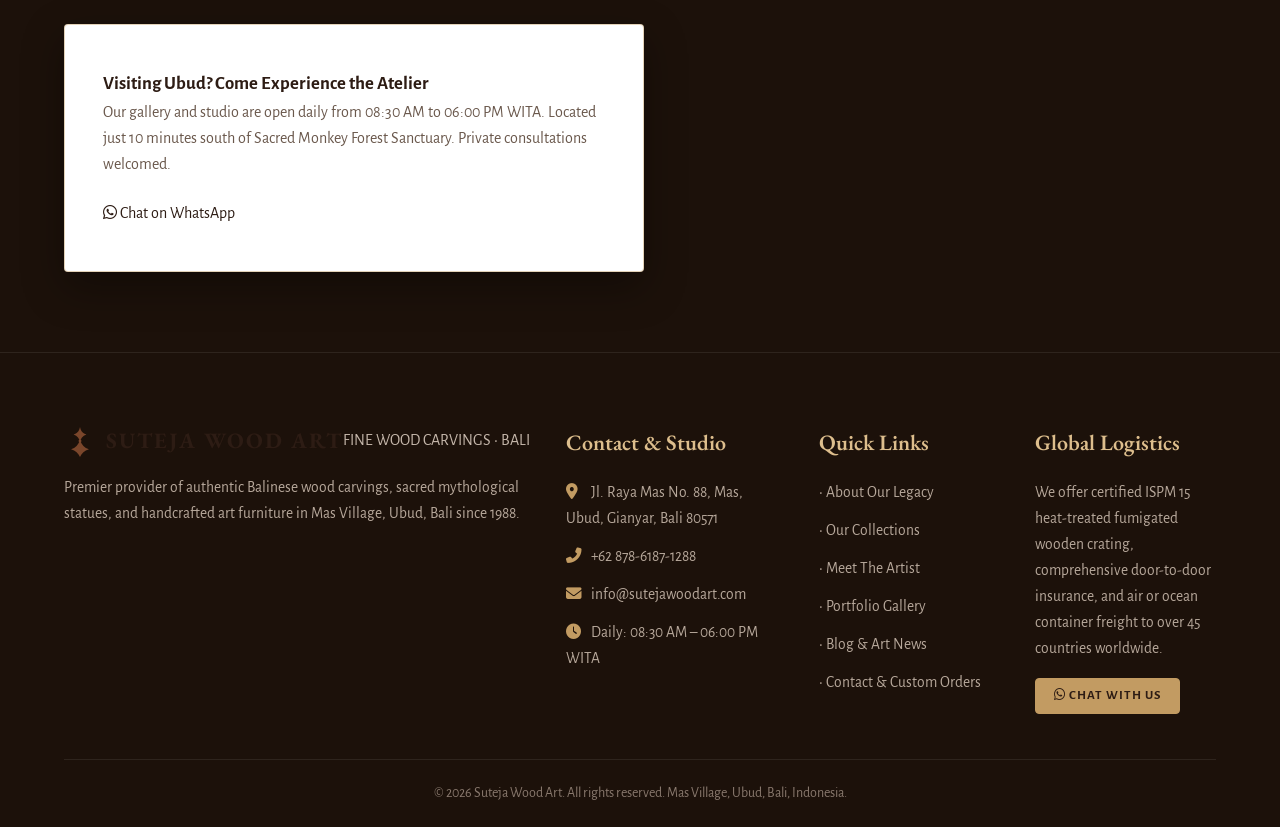
<file: workshop.html>
<!DOCTYPE html>
<html lang="en">
<head>
  <meta charset="utf-8">
  <meta name="viewport" content="width=device-width, initial-scale=1, minimum-scale=1.0, shrink-to-fit=no">
  <title>Workshop &amp; Studio Experiences | Suteja Wood Art Bali</title>
  <meta name="description" content="Visit our authentic woodcarving studio in Mas Village, Ubud. Book half-day and full-day Balinese woodcarving masterclasses with Master Suteja.">

  <!-- Fonts: EB Garamond & Alegreya Sans -->
  <link rel="preconnect" href="https://fonts.googleapis.com">
  <link rel="preconnect" href="https://fonts.gstatic.com" crossorigin>
  <link href="https://fonts.googleapis.com/css2?family=Alegreya+Sans:ital,wght@0,300;0,400;0,500;0,700;1,400&family=EB+Garamond:ital,wght@0,400;0,500;0,600;0,700;1,400;1,500&display=swap" rel="stylesheet">

  <!-- Icons: Font Awesome 6 -->
  <link rel="stylesheet" href="https://cdnjs.cloudflare.com/ajax/libs/font-awesome/6.5.1/css/all.min.css">

  <!-- Master Stylesheet (Warm Balinese Wood Nuance) -->
  <link rel="stylesheet" href="css/style.css">
  <link rel="icon" href="images/logo_emblem.jpg">
</head>
<body>

  <!-- ==========================================================================
       HEADER & NAVIGATION
       ========================================================================== -->
  <header id="header">
    <div class="header-body">
      <div class="container-global head-inner">
        <!-- Logo -->
        <a href="index.html" class="brand-logo-wrap" aria-label="Suteja Wood Art">
          <svg class="brand-emblem-svg" viewBox="0 0 100 100" fill="currentColor">
            <path d="M50 6 C48 18, 42 26, 30 30 C42 34, 48 42, 50 54 C52 42, 58 34, 70 30 C58 26, 52 18, 50 6 Z M50 48 C45 62, 36 72, 22 76 C36 80, 45 90, 50 100 C55 90, 64 80, 78 76 C64 72, 55 62, 50 48 Z" />
            <circle cx="50" cy="50" r="4.5" />
          </svg>
          <span class="brand-main-title">SUTEJA WOOD ART</span>
        </a>

        <!-- Desktop Navigation -->
        <nav class="header-nav">
          <ul class="nav-menu-list">
            <li><a href="index.html">Home</a></li>
            <li><a href="about.html">About Us</a></li>
            <li><a href="collections.html">Our Collections</a></li>
            <li><a href="artist.html">Meet The Artist</a></li>
            <li><a href="gallery.html">Gallery</a></li>
            <li><a href="blog.html">Blog &amp; News</a></li>
            <li><a href="contact.html">Contact Us</a></li>
          </ul>

          <a class="btn-book-atas" href="https://wa.me/6287861871288" target="_blank" aria-label="Chat on WhatsApp">
            <i class="fab fa-whatsapp"></i> Inquire
          </a>

          <!-- Mobile Hamburger -->
          <button class="b-p-bg-color" id="menuButton" aria-label="Open Mobile Menu">
            <div class="bar1"></div>
            <div class="bar2"></div>
            <div class="bar3"></div>
          </button>
        </nav>
      </div>
    </div>
  </header>

  <!-- Mobile Drawer Menu Overlay -->
  <div class="menu-box" id="menuWrapper">
    <button id="close" aria-label="Close Mobile Menu">&times;</button>
    <div class="container-global menu-tour">
      <div style="margin-bottom: 25px;">
        <span class="brand-main-title">SUTEJA WOOD ART</span>
      </div>
      <ul>
        <li><a href="index.html" class="mobile-nav-link">Home</a></li>
        <li><a href="about.html" class="mobile-nav-link">About Us</a></li>
        <li><a href="collections.html" class="mobile-nav-link">Our Collections</a></li>
        <li><a href="artist.html" class="mobile-nav-link">Meet The Artist</a></li>
        <li><a href="gallery.html" class="mobile-nav-link">Gallery</a></li>
        <li><a href="blog.html" class="mobile-nav-link">Blog &amp; News</a></li>
        <li><a href="contact.html" class="mobile-nav-link">Contact Us</a></li>
        <li><a href="https://wa.me/6287861871288" target="_blank" style="color: #25d366;"><i class="fab fa-whatsapp"></i> Chat on WhatsApp</a></li>
      </ul>
    </div>
  </div>

  <!-- ==========================================================================
       INNER PAGE BANNER
       ========================================================================== -->
  <section class="inner-page-banner">
    <div class="container-global">
      <span class="sp-atas">The Living Atelier</span>
      <h1>WORKSHOP &amp; MASTERCLASSES</h1>
      <div class="breadcrumb-nav">
        <a href="index.html">HOME</a> &bull; WORKSHOP
      </div>
    </div>
  </section>

  <!-- ==========================================================================
       ATELIER OVERVIEW SECTION
       ========================================================================== -->
  <section class="pad6rem">
    <div class="container-global">
      <div class="grid-2-col" style="align-items: center; margin-bottom: 70px;">
        <div class="about-img-box">
          <img src="images/artisan_hands.jpg" alt="Master Sculptor Chiseling in Mas Ubud" loading="lazy">
        </div>
        <div>
          <span class="sp-atas" style="display: block; margin-bottom: 10px;">The Open Sanctuary</span>
          <h2 style="font-family: var(--primtext); font-size: 38px; color: var(--wood-dark); margin-bottom: 20px; line-height: 1.25;">
            Where Raw Timber Awakens in Mas Ubud
          </h2>
          <p style="font-size: 16px; color: var(--wood-muted); line-height: 28px; margin-bottom: 16px;">
            Located along the sacred artisan corridor of Jalan Raya Mas, our studio is an open pavilion where visitors can touch unpolished tree logs, observe senior master carvers reading timber grain, and inhale the earthy fragrance of raw teak and natural beeswax.
          </p>
          <p style="font-size: 16px; color: var(--wood-muted); line-height: 28px; margin-bottom: 28px;">
            Here, three generations of sculptors work side-by-side. Senior masters guide younger apprentices in the subtle sacred rhythms of Balinese ornamentation, ensuring that the UNESCO-recognized intangible cultural heritage of Ubud woodcarving remains vibrant and undiluted.
          </p>
          <a href="contact.html" class="btn-slid1">
            <i class="fas fa-calendar-check"></i> Plan a Studio Visit
          </a>
        </div>
      </div>

      <!-- Masterclasses Grid -->
      <div class="title-why2">
        <span class="sp-atas">Hands-On Learning</span>
        <h2>Ubud Woodcarving Masterclasses</h2>
      </div>

      <div class="blog-grid-row">
        <!-- Class 1 -->
        <div class="blog-card" style="padding: 30px;">
          <div class="blog-meta" style="font-weight: 600;"><i class="fas fa-clock"></i> 3 Hours &bull; Beginner Friendly</div>
          <h3 class="blog-card-title" style="margin-top: 10px;">Floral Relief Discovery</h3>
          <p class="blog-card-desc">
            Introduction to Balinese woodcarving. Master basic mallet and gouge control while sculpting your own traditional Frangipani blossom wall plaque.
          </p>
          <ul style="list-style: none; padding: 0; margin-bottom: 24px; font-size: 14.5px; color: var(--wood-muted); line-height: 26px;">
            <li><i class="fas fa-check" style="color: var(--gold); margin-right: 8px;"></i> Raw Waru wood blank provided</li>
            <li><i class="fas fa-check" style="color: var(--gold); margin-right: 8px;"></i> Traditional tool set handling</li>
            <li><i class="fas fa-check" style="color: var(--gold); margin-right: 8px;"></i> Natural beeswax burnishing</li>
            <li><i class="fas fa-check" style="color: var(--gold); margin-right: 8px;"></i> Take home your carved artwork</li>
          </ul>
          <a href="https://wa.me/6287861871288?text=Hello%20Suteja%20Wood%20Art,%20I%20would%20like%20to%20reserve%20the%20Half-Day%20Floral%20Relief%20Woodcarving%20Class" target="_blank" class="btn-detail-taksu" style="text-align: center; justify-content: center;">
            <i class="fab fa-whatsapp"></i> Reserve on WhatsApp
          </a>
        </div>

        <!-- Class 2 -->
        <div class="blog-card" style="padding: 30px;">
          <div class="blog-meta" style="font-weight: 600;"><i class="fas fa-clock"></i> 6 Hours &bull; Intermediate / Intensive</div>
          <h3 class="blog-card-title" style="margin-top: 10px;">Sacred Mask Masterclass</h3>
          <p class="blog-card-desc">
            A comprehensive deep-dive into traditional Balinese mask sculpting. Chisel facial contours, cheekbones, and headdress motifs under 1-on-1 guidance.
          </p>
          <ul style="list-style: none; padding: 0; margin-bottom: 24px; font-size: 14.5px; color: var(--wood-muted); line-height: 26px;">
            <li><i class="fas fa-check" style="color: var(--gold); margin-right: 8px;"></i> Single log Pule timber block</li>
            <li><i class="fas fa-check" style="color: var(--gold); margin-right: 8px;"></i> Classical temple mask proportions</li>
            <li><i class="fas fa-check" style="color: var(--gold); margin-right: 8px;"></i> Curved gouge (penguku) mastery</li>
            <li><i class="fas fa-check" style="color: var(--gold); margin-right: 8px;"></i> Authentic Balinese lunch included</li>
          </ul>
          <a href="https://wa.me/6287861871288?text=Hello%20Suteja%20Wood%20Art,%20I%20would%20like%20to%20reserve%20the%20Full-Day%20Mask%20Masterclass" target="_blank" class="btn-detail-taksu" style="text-align: center; justify-content: center;">
            <i class="fab fa-whatsapp"></i> Reserve on WhatsApp
          </a>
        </div>

        <!-- Class 3 -->
        <div class="blog-card" style="padding: 30px;">
          <div class="blog-meta" style="font-weight: 600;"><i class="fas fa-clock"></i> 1.5 Hours &bull; All Ages &amp; Families</div>
          <h3 class="blog-card-title" style="margin-top: 10px;">Curated Studio &amp; Kiln Tour</h3>
          <p class="blog-card-desc">
            Guided walk through our timber seasoning kilns, raw log stockyard, and master carving pavilions. Watch senior artisans at work on monumental commissions.
          </p>
          <ul style="list-style: none; padding: 0; margin-bottom: 24px; font-size: 14.5px; color: var(--wood-muted); line-height: 26px;">
            <li><i class="fas fa-check" style="color: var(--gold); margin-right: 8px;"></i> Meet Master Carver I Made Suteja</li>
            <li><i class="fas fa-check" style="color: var(--gold); margin-right: 8px;"></i> Live grain reading demonstration</li>
            <li><i class="fas fa-check" style="color: var(--gold); margin-right: 8px;"></i> Fumigation &amp; ISPM 15 crating demo</li>
            <li><i class="fas fa-check" style="color: var(--gold); margin-right: 8px;"></i> Balinese tea &amp; artisan snacks</li>
          </ul>
          <a href="https://wa.me/6287861871288?text=Hello%20Suteja%20Wood%20Art,%20I%20would%20like%20to%20schedule%20a%20Private%20Studio%20Tour" target="_blank" class="btn-detail-taksu" style="text-align: center; justify-content: center;">
            <i class="fab fa-whatsapp"></i> Reserve on WhatsApp
          </a>
        </div>
      </div>
    </div>
  </section>

  <!-- ==========================================================================
       CONTACT CTA BANNER
       ========================================================================== -->
  <section class="contact-banner-sec">
    <div class="container-global">
      <div class="contact-banner-card">
        <div class="contact-banner-text">
          <h3>Visiting Ubud? Come Experience the Atelier</h3>
          <p>
            Our gallery and studio are open daily from 08:30 AM to 06:00 PM WITA. Located just 10 minutes south of Sacred Monkey Forest Sanctuary. Private consultations welcomed.
          </p>
        </div>
        <div class="contact-banner-btn-wrap">
          <a href="https://wa.me/6287861871288" target="_blank" class="contact-banner-btn">
            <i class="fab fa-whatsapp"></i> Chat on WhatsApp
          </a>
        </div>
      </div>
    </div>
  </section>

  <!-- ==========================================================================
       FOOTER
       ========================================================================== -->
  <footer id="footer" class="foot-style">
    <div class="container-global">
      <div class="footer-grid-row">
        <div>
          <div class="brand-logo-wrap" style="margin-bottom: 18px;">
            <svg class="brand-emblem-svg" viewBox="0 0 100 100" fill="currentColor">
              <path d="M50 6 C48 18, 42 26, 30 30 C42 34, 48 42, 50 54 C52 42, 58 34, 70 30 C58 26, 52 18, 50 6 Z M50 48 C45 62, 36 72, 22 76 C36 80, 45 90, 50 100 C55 90, 64 80, 78 76 C64 72, 55 62, 50 48 Z" />
              <circle cx="50" cy="50" r="4.5" />
            </svg>
            <div class="brand-logo-text">
              <span class="brand-main-title">SUTEJA WOOD ART</span>
              <span class="brand-sub-title">FINE WOOD CARVINGS &bull; BALI</span>
            </div>
          </div>
          <p class="text-foot">
            Premier provider of authentic Balinese wood carvings, sacred mythological statues, and handcrafted art furniture in Mas Village, Ubud, Bali since 1988.
          </p>
        </div>

        <div>
          <h3 class="title-foot-default">Contact &amp; Studio</h3>
          <p class="text-foot"><i class="fas fa-map-marker-alt"></i> Jl. Raya Mas No. 88, Mas, Ubud, Gianyar, Bali 80571</p>
          <p class="text-foot"><i class="fas fa-phone-alt"></i> +62 878-6187-1288</p>
          <p class="text-foot"><i class="fas fa-envelope"></i> info@sutejawoodart.com</p>
          <p class="text-foot"><i class="fas fa-clock"></i> Daily: 08:30 AM – 06:00 PM WITA</p>
        </div>

        <div>
          <h3 class="title-foot-default">Quick Links</h3>
          <p class="text-foot"><a href="about.html">&bull; About Our Legacy</a></p>
          <p class="text-foot"><a href="collections.html">&bull; Our Collections</a></p>
          <p class="text-foot"><a href="artist.html">&bull; Meet The Artist</a></p>
          <p class="text-foot"><a href="gallery.html">&bull; Portfolio Gallery</a></p>
          <p class="text-foot"><a href="blog.html">&bull; Blog &amp; Art News</a></p>
          <p class="text-foot"><a href="contact.html">&bull; Contact &amp; Custom Orders</a></p>
        </div>

        <div>
          <h3 class="title-foot-default">Global Logistics</h3>
          <p class="text-foot">
            We offer certified ISPM 15 heat-treated fumigated wooden crating, comprehensive door-to-door insurance, and air or ocean container freight to over 45 countries worldwide.
          </p>
          <div style="margin-top: 16px;">
            <a href="https://wa.me/6287861871288" target="_blank" class="btn-detail-taksu" style="background: var(--gold); color: var(--wood-dark) !important;">
              <i class="fab fa-whatsapp"></i> Chat with Us
            </a>
          </div>
        </div>
      </div>

      <div class="foot-style-2">
        <p class="text-footer">
          &copy; 2026 Suteja Wood Art. All rights reserved. Mas Village, Ubud, Bali, Indonesia.
        </p>
      </div>
    </div>
  </footer>

  <!-- Floating WhatsApp -->
  <div class="fixwa">
    <a href="https://wa.me/6287861871288?text=Hello%20Suteja%20Wood%20Art,%20I%20am%20inquiring%20about%20your%20woodcarving%20workshops" target="_blank" class="whatsapp-btn" aria-label="Chat on WhatsApp">
      <i class="fab fa-whatsapp"></i>
    </a>
  </div>

  <script src="js/app.js"></script>
</body>
</html>
</file>
<file: css/style.css>
/* ==========================================================================
   SUTEJA WOOD ART - Taksu Bali Layout with Warm Balinese Wood Color Palette
   ========================================================================== */

@import url('https://fonts.googleapis.com/css2?family=Alegreya+Sans:ital,wght@0,300;0,400;0,500;0,700;1,400&family=EB+Garamond:ital,wght@0,400;0,500;0,600;0,700;1,400;1,500&display=swap');

:root {
  /* Nuansa Warna Desain Lama (Warm Balinese Artisan Wood) */
  --bg-page: #fbf7f2;
  --bg-cream: #f4ece1;
  --bg-card: #ffffff;
  --bg-footer: #1c110a;
  --bg-dark: #24160e;
  
  --wood-dark: #2d1c14;
  --wood-brown: #7a462b;
  --wood-brown-hover: #8f5436;
  --wood-muted: #6a584c;
  --wood-light: #ab9b8e;
  
  --gold: #c29b62;
  --gold-light: #ddbe8d;
  --gold-warm: #d4a359;
  --gold-subtle: rgba(194, 155, 98, 0.15);
  
  --border-card: rgba(122, 70, 43, 0.14);
  --border-light: rgba(45, 28, 20, 0.08);
  --border-gold: rgba(194, 155, 98, 0.45);
  
  --primtext: 'EB Garamond', Georgia, serif;
  --subtext: 'Alegreya Sans', -apple-system, BlinkMacSystemFont, sans-serif;
  
  --radius-sm: 4px;
  --radius-md: 8px;
  --radius-full: 9999px;
  
  --shadow-card: 0 6px 22px rgba(45, 28, 20, 0.07);
  --shadow-hover: 0 14px 34px rgba(45, 28, 20, 0.14);
  --transition: all 0.3s ease;
}

*, *::before, *::after {
  box-sizing: border-box;
  margin: 0;
  padding: 0;
}

html {
  scroll-behavior: smooth;
  font-size: 16px;
}

body {
  font-family: var(--subtext);
  background-color: var(--bg-page);
  color: var(--wood-dark);
  line-height: 1.6;
  -webkit-font-smoothing: antialiased;
  overflow-x: hidden;
}

img {
  max-width: 100%;
  height: auto;
  display: block;
}

a {
  color: inherit;
  text-decoration: none;
  transition: var(--transition);
}

.container-global {
  width: 100%;
  max-width: 1200px;
  margin: 0 auto;
  padding: 0 24px;
}

.pad6rem {
  padding: 5.5rem 0;
}

@media (max-width: 768px) {
  .pad6rem {
    padding: 3.5rem 0 !important;
  }
}

/* ==========================================================================
   HEADER & NAVIGATION (Taksu Bali Navbar with Warm Wood Nuance)
   ========================================================================== */
#header {
  position: sticky;
  top: 0;
  z-index: 1000;
  background-color: rgba(251, 247, 242, 0.98);
  backdrop-filter: blur(8px);
  border-bottom: 1px solid var(--border-card);
  transition: all 0.3s ease;
  width: 100%;
}

#header.scrolled {
  box-shadow: 0 4px 20px rgba(45, 28, 20, 0.1);
  border-bottom: 3px solid var(--gold);
}

.header-body {
  padding: 12px 0;
}

.head-inner {
  display: flex;
  align-items: center;
  justify-content: space-between;
  flex-wrap: nowrap;
  gap: 16px;
  width: 100%;
}

.brand-logo-wrap {
  display: inline-flex;
  align-items: center;
  gap: 10px;
  text-decoration: none;
  white-space: nowrap;
  flex-shrink: 0;
}

.brand-emblem-svg {
  width: 32px;
  height: 32px;
  flex-shrink: 0;
  color: var(--wood-brown);
}

.brand-logo-text {
  display: inline-flex;
  align-items: center;
  white-space: nowrap;
}

.brand-main-title {
  font-family: var(--primtext);
  font-size: 22px;
  font-weight: 700;
  letter-spacing: 2px;
  color: var(--wood-dark);
  line-height: 1;
  text-transform: uppercase;
  white-space: nowrap;
  margin: 0;
}

#header .brand-sub-title,
.menu-tour .brand-sub-title {
  display: none !important;
}

.header-nav {
  display: flex;
  align-items: center;
  flex-wrap: nowrap;
  flex-shrink: 0;
  gap: 8px;
}

.nav-menu-list {
  display: flex;
  align-items: center;
  list-style: none;
  gap: 2px;
  margin: 0;
  padding: 0;
  flex-wrap: nowrap;
}

.nav-menu-list li {
  margin: 0;
  padding: 0;
  white-space: nowrap;
  flex-shrink: 0;
}

.nav-menu-list li a {
  color: var(--wood-dark);
  font-size: 13.5px;
  font-weight: 500;
  letter-spacing: 0.8px;
  font-family: var(--subtext);
  text-transform: uppercase;
  padding: 7px 11px;
  display: inline-block;
  border-radius: var(--radius-sm);
  transition: var(--transition);
  white-space: nowrap;
  line-height: 1.2;
}

.nav-menu-list li a:hover {
  background-color: var(--wood-brown);
  color: #ffffff !important;
}

.nav-menu-list li a.active {
  background-color: var(--wood-dark);
  color: #ffffff !important;
  box-shadow: 0 2px 8px rgba(45, 28, 20, 0.2);
}

.btn-book-atas {
  font-family: var(--subtext);
  background: var(--wood-dark);
  border: 1px solid var(--gold);
  color: #ffffff !important;
  text-transform: uppercase;
  border-radius: var(--radius-sm);
  margin-left: 8px;
  padding: 7px 16px;
  font-weight: 600;
  font-size: 12.5px;
  letter-spacing: 0.8px;
  display: inline-flex;
  align-items: center;
  gap: 6px;
  transition: var(--transition);
  white-space: nowrap;
  flex-shrink: 0;
  line-height: 1.2;
}

.btn-book-atas:hover,
.btn-book-atas.active {
  background: var(--gold);
  color: var(--wood-dark) !important;
  transform: translateY(-1px);
}

/* Mobile Hamburger Button */
.b-p-bg-color {
  display: none;
  background: none;
  border: none;
  cursor: pointer;
  padding: 8px;
  flex-shrink: 0;
}

.b-p-bg-color .bar1,
.b-p-bg-color .bar2,
.b-p-bg-color .bar3 {
  width: 26px;
  height: 2.5px;
  background-color: var(--wood-dark);
  margin: 5px 0;
  transition: 0.4s;
}

.b-p-bg-color .bar2 {
  width: 17px;
  margin-left: auto;
}

/* Mobile Drawer Overlay */
#menuWrapper {
  position: fixed;
  inset: 0;
  background: var(--bg-page);
  z-index: 99999;
  opacity: 0;
  visibility: hidden;
  transition: all 0.35s ease;
  overflow-y: auto;
  padding: 40px 24px;
}

#menuWrapper.show-box {
  opacity: 1;
  visibility: visible;
}

#menuWrapper #close {
  color: var(--wood-dark);
  position: absolute;
  top: 20px;
  right: 24px;
  font-size: 32px;
  background: transparent;
  border: none;
  cursor: pointer;
}

.menu-tour ul {
  list-style: none;
  padding: 0;
  margin-top: 24px;
}

.menu-tour li {
  padding: 14px 0;
  border-bottom: 1px solid var(--border-card);
}

.menu-tour a {
  color: var(--wood-dark);
  text-transform: uppercase;
  font-size: 16px;
  letter-spacing: 1.5px;
  font-family: var(--primtext);
  font-weight: 600;
}

.menu-tour a.active {
  color: var(--wood-brown);
  font-weight: 700;
}

@media (max-width: 1080px) {
  .nav-menu-list, .btn-book-atas {
    display: none !important;
  }
  .b-p-bg-color {
    display: block !important;
  }
}

/* ==========================================================================
   INNER PAGE BANNER (For Subpages)
   ========================================================================== */
.inner-page-banner {
  background: var(--bg-cream);
  padding: 4.5rem 0 3.5rem;
  text-align: center;
  border-bottom: 1px solid var(--border-card);
  position: relative;
}

.inner-page-banner .sp-atas {
  color: var(--wood-brown);
  font-family: var(--primtext);
  font-size: 18px;
  font-style: italic;
  letter-spacing: 1px;
  margin-bottom: 8px;
  display: block;
}

.inner-page-banner h1 {
  font-family: var(--primtext);
  font-size: 42px;
  font-weight: 600;
  letter-spacing: 1.5px;
  color: var(--wood-dark);
  margin-bottom: 12px;
  line-height: 1.15;
}

.breadcrumb-nav {
  font-family: var(--subtext);
  font-size: 13.5px;
  color: var(--wood-muted);
  letter-spacing: 1px;
  text-transform: uppercase;
}

.breadcrumb-nav a {
  color: var(--wood-dark);
  font-weight: 600;
}

.breadcrumb-nav a:hover {
  color: var(--wood-brown);
  text-decoration: underline !important;
}

/* ==========================================================================
   GLOBAL SECTION TITLE (Signature Taksu Bali Line-Through Title)
   ========================================================================== */
.title-why2 {
  text-align: center;
  position: relative;
}

.title-why2 .sp-atas {
  color: var(--gold-warm);
  font-family: var(--primtext);
  font-size: 18px;
  line-height: 25px;
  font-weight: 500;
  text-align: center;
  font-style: italic;
  text-transform: capitalize;
  letter-spacing: 1px;
  margin-bottom: 10px;
  display: block;
}

.title-why2 h2 {
  color: var(--wood-dark);
  font-family: var(--primtext);
  font-size: 38px;
  line-height: 45px;
  font-weight: 600;
  text-transform: capitalize;
  margin-left: auto;
  margin-right: auto;
  letter-spacing: 1px;
  text-align: center;
  max-width: 740px;
  width: fit-content;
  margin-bottom: 50px;
  position: relative;
}

.title-why2 h2:before {
  content: "";
  position: absolute;
  left: -180px;
  top: 50%;
  transform: translateY(-50%);
  height: 1px;
  width: 140px;
  background-color: var(--gold);
}

.title-why2 h2:after {
  content: "";
  position: absolute;
  right: -180px;
  top: 50%;
  transform: translateY(-50%);
  height: 1px;
  width: 140px;
  background-color: var(--gold);
}

@media (max-width: 768px) {
  .title-why2 h2 {
    font-size: 26px;
    line-height: 36px;
    margin-bottom: 30px;
  }
  .title-why2 h2:before,
  .title-why2 h2:after {
    display: none;
  }
  .title-why2 .sp-atas {
    font-size: 16px;
  }
}

/* ==========================================================================
   HERO SLIDER SECTION (.slider-pmt)
   ========================================================================== */
.slider-pmt {
  background: var(--bg-cream);
  padding: 4rem 0 5rem;
  position: relative;
  overflow: hidden;
  border-bottom: 1px solid var(--border-card);
}

.slider-pmt .row {
  display: flex;
  flex-wrap: wrap;
  align-items: center;
}

.slider-pmt .col-left {
  flex: 0 0 52%;
  max-width: 52%;
  padding-right: 5%;
}

.slider-pmt .col-right {
  flex: 0 0 48%;
  max-width: 48%;
}

.wrp-sliderr .sp-atas {
  color: var(--gold-warm);
  font-family: var(--primtext);
  font-size: 20px;
  font-style: italic;
  letter-spacing: 1px;
  margin-bottom: 12px;
  display: block;
}

.slider-pmt h1 {
  font-family: var(--primtext);
  color: var(--wood-dark);
  line-height: 54px;
  font-size: 44px;
  margin-bottom: 22px;
  letter-spacing: 1px;
  font-weight: 600;
}

.slider-pmt p {
  font-family: var(--subtext);
  color: var(--wood-muted);
  font-size: 17px;
  line-height: 29px;
  margin-bottom: 32px;
}

.btn-slid1 {
  background: var(--wood-dark);
  border: 1px solid var(--gold);
  color: #ffffff !important;
  font-family: var(--subtext);
  font-size: 15px;
  text-transform: uppercase;
  border-radius: var(--radius-sm);
  letter-spacing: 1.5px;
  padding: 0.75rem 2rem;
  display: inline-block;
  transition: var(--transition);
  font-weight: 600;
}

.btn-slid1:hover {
  color: var(--wood-dark) !important;
  background: var(--gold);
  transform: translateY(-2px);
}

.img-sliderr {
  height: 520px;
  width: 100%;
  object-fit: cover;
  border-radius: var(--radius-sm);
  box-shadow: var(--shadow-card);
  border: 1px solid var(--border-card);
}

@media (max-width: 992px) {
  .slider-pmt .col-left,
  .slider-pmt .col-right {
    flex: 0 0 100%;
    max-width: 100%;
  }
  .slider-pmt .col-left {
    padding-right: 0;
    margin-bottom: 36px;
    text-align: center;
  }
  .slider-pmt h1 {
    font-size: 32px;
    line-height: 42px;
  }
  .img-sliderr {
    height: 380px;
  }
}

/* ==========================================================================
   ABOUT US SECTION (.about-us)
   ========================================================================== */
.about-us p {
  font-family: var(--subtext);
  font-size: 16px;
  line-height: 28px;
  color: var(--wood-muted);
  text-align: justify;
  margin-bottom: 18px;
}

.about-us p strong,
.about-us p b {
  color: var(--wood-dark) !important;
}

.about-us img {
  object-fit: cover;
  object-position: center;
  border-radius: var(--radius-sm);
  height: 480px;
  width: 100%;
  border: 1px solid var(--border-card);
  box-shadow: var(--shadow-card);
}

.about-us .btn-abt {
  background: var(--wood-dark);
  border: 1px solid var(--gold);
  color: #ffffff !important;
  font-family: var(--subtext);
  text-transform: uppercase;
  font-size: 14.5px;
  border-radius: var(--radius-sm);
  letter-spacing: 1.5px;
  padding: 0.7rem 1.8rem;
  display: inline-block;
  cursor: pointer;
  transition: var(--transition);
  margin-top: 10px;
  font-weight: 600;
}

.about-us .btn-abt:hover {
  background: var(--gold);
  color: var(--wood-dark) !important;
}

/* ==========================================================================
   PRODUCTS (.product) - Signature Taksu Bali Overlapping Card
   ========================================================================== */
.product {
  position: relative;
  background-color: var(--bg-page);
}

.filter-bar-taksu {
  display: flex;
  justify-content: center;
  flex-wrap: wrap;
  gap: 10px;
  margin-bottom: 45px;
}

.filter-btn-taksu {
  background: transparent;
  border: 1px solid var(--border-card);
  color: var(--wood-dark);
  padding: 8px 22px;
  font-family: var(--subtext);
  font-size: 14px;
  border-radius: var(--radius-full);
  letter-spacing: 0.8px;
  cursor: pointer;
  transition: var(--transition);
  font-weight: 500;
}

.filter-btn-taksu:hover,
.filter-btn-taksu.active {
  background: var(--wood-brown);
  border-color: var(--wood-brown);
  color: #ffffff;
}

.product-grid-row {
  display: grid;
  grid-template-columns: repeat(4, 1fr);
  column-gap: 24px;
  row-gap: 75px;
}

@media (max-width: 1100px) {
  .product-grid-row {
    grid-template-columns: repeat(2, 1fr);
  }
}

@media (max-width: 600px) {
  .product-grid-row {
    grid-template-columns: 1fr;
  }
}

.product .card {
  position: relative;
  background: transparent;
  border: none;
  margin-bottom: 40px;
}

.product .card img {
  width: 100%;
  height: 350px;
  object-fit: cover;
  border-radius: var(--radius-sm);
  margin-bottom: -75px;
  position: relative;
  z-index: 1;
  transition: transform 0.4s ease;
  box-shadow: var(--shadow-card);
}

.product .card:hover img {
  transform: scale(1.03);
}

.product .card-body {
  position: relative;
  z-index: 2;
  background: #ffffff;
  border: 1px solid var(--border-card);
  width: 90%;
  margin: 0 auto;
  padding: 22px 18px;
  box-shadow: 0 10px 30px rgba(45, 28, 20, 0.08);
  border-radius: var(--radius-sm);
  text-align: center;
}

.product .card-title {
  font-family: var(--primtext);
  font-size: 21px;
  color: var(--wood-dark);
  line-height: 26px;
  margin-bottom: 6px;
  font-weight: 600;
}

.product .card-text {
  font-family: var(--subtext);
  color: var(--gold-warm);
  font-size: 14px;
  margin-bottom: 14px;
  font-style: italic;
}

.btn-detail-taksu {
  background: var(--wood-dark);
  border: 1px solid var(--gold);
  color: #ffffff !important;
  font-family: var(--subtext);
  font-size: 13px;
  text-transform: uppercase;
  letter-spacing: 1px;
  padding: 7px 18px;
  border-radius: var(--radius-sm);
  display: inline-block;
  transition: var(--transition);
  font-weight: 600;
  cursor: pointer;
}

.btn-detail-taksu:hover {
  background: var(--gold);
  color: var(--wood-dark) !important;
}

/* ==========================================================================
   MEET THE ARTIST SECTION (.artist-section)
   ========================================================================== */
.artist-split-row {
  display: flex;
  align-items: center;
  flex-wrap: wrap;
}

.artist-col-img {
  flex: 0 0 45%;
  max-width: 45%;
  padding-right: 5%;
}

.artist-col-text {
  flex: 0 0 55%;
  max-width: 55%;
}

.artist-img-box img {
  width: 100%;
  height: 490px;
  object-fit: cover;
  border-radius: var(--radius-sm);
  border: 1px solid var(--border-card);
  box-shadow: var(--shadow-card);
}

.artist-col-text .sp-atas {
  color: var(--gold-warm);
  font-family: var(--primtext);
  font-size: 19px;
  font-style: italic;
  letter-spacing: 1px;
  margin-bottom: 10px;
  display: block;
}

.artist-col-text h2 {
  font-family: var(--primtext);
  font-size: 40px;
  font-weight: 600;
  color: var(--wood-dark);
  margin-bottom: 18px;
  line-height: 1.15;
}

.artist-col-text p {
  font-family: var(--subtext);
  font-size: 16px;
  line-height: 28px;
  color: var(--wood-muted);
  margin-bottom: 16px;
}

@media (max-width: 992px) {
  .artist-col-img,
  .artist-col-text {
    flex: 0 0 100%;
    max-width: 100%;
    padding-right: 0;
  }
  .artist-col-img {
    margin-bottom: 30px;
  }
}

/* ==========================================================================
   TESTIMONIALS SECTION (.review)
   ========================================================================== */
.review {
  background: var(--bg-cream);
  padding: 5rem 0 6rem;
  border-top: 1px solid var(--border-card);
  border-bottom: 1px solid var(--border-card);
}

.review-grid-row {
  display: grid;
  grid-template-columns: repeat(3, 1fr);
  gap: 30px;
  margin-top: 45px;
}

@media (max-width: 992px) {
  .review-grid-row {
    grid-template-columns: 1fr;
    row-gap: 55px;
  }
}

.review .card {
  position: relative;
  background: #ffffff;
  border: 1px solid var(--border-card);
  border-radius: var(--radius-sm);
  padding: 48px 24px 28px;
  box-shadow: var(--shadow-card);
  text-align: center;
}

.review .avatar-hanging {
  position: absolute;
  top: -40px;
  left: 50%;
  transform: translateX(-50%);
  width: 78px;
  height: 78px;
  border-radius: 50%;
  object-fit: cover;
  border: 3px solid var(--gold);
  box-shadow: 0 4px 15px rgba(45, 28, 20, 0.15);
}

.review .star-row {
  color: var(--gold-warm);
  font-size: 16px;
  letter-spacing: 2px;
  margin-bottom: 14px;
}

.review p {
  font-family: var(--subtext);
  color: var(--wood-muted);
  font-size: 16px;
  line-height: 28px;
  margin-bottom: 16px;
}

.review .author-name {
  font-family: var(--primtext);
  font-size: 19px;
  color: var(--wood-dark);
  font-weight: 600;
}

.review .author-loc {
  font-size: 13px;
  color: var(--gold-warm);
  text-transform: uppercase;
  letter-spacing: 1px;
}

/* ==========================================================================
   CTA BANNER (.contact .box)
   ========================================================================== */
.contact-banner-sec {
  background-color: var(--bg-footer);
  padding: 5rem 0;
  position: relative;
  overflow: hidden;
}

.contact-banner-row {
  display: flex;
  justify-content: flex-end;
}

.contact-banner-card {
  background: #ffffff;
  border-radius: var(--radius-sm);
  padding: 44px 38px;
  max-width: 580px;
  border: 1px solid var(--border-gold);
  box-shadow: 0 15px 40px rgba(0, 0, 0, 0.35);
}

.contact-banner-card .sp-atas {
  color: var(--gold-warm);
  font-family: var(--primtext);
  font-size: 18px;
  font-style: italic;
  display: block;
  margin-bottom: 8px;
}

.contact-banner-card h2 {
  font-family: var(--primtext);
  font-size: 36px;
  font-weight: 600;
  color: var(--wood-dark);
  margin-bottom: 14px;
  line-height: 1.2;
}

.contact-banner-card p {
  font-family: var(--subtext);
  font-size: 16px;
  line-height: 26px;
  color: var(--wood-muted);
  margin-bottom: 24px;
}

@media (max-width: 768px) {
  .contact-banner-row {
    justify-content: center;
  }
}

/* ==========================================================================
   BLOG & NEWS SECTION (.blog-section)
   ========================================================================== */
.blog-grid-row {
  display: grid;
  grid-template-columns: repeat(3, 1fr);
  gap: 30px;
}

@media (max-width: 992px) {
  .blog-grid-row {
    grid-template-columns: 1fr;
  }
}

.blog-card {
  background: #ffffff;
  border: 1px solid var(--border-card);
  border-radius: var(--radius-sm);
  overflow: hidden;
  box-shadow: var(--shadow-card);
  transition: var(--transition);
  display: flex;
  flex-direction: column;
}

.blog-card:hover {
  transform: translateY(-5px);
  box-shadow: var(--shadow-hover);
}

.blog-card-img {
  height: 240px;
  overflow: hidden;
}

.blog-card-img img {
  width: 100%;
  height: 100%;
  object-fit: cover;
  transition: transform 0.5s ease;
}

.blog-card:hover .blog-card-img img {
  transform: scale(1.06);
}

.blog-card-body {
  padding: 24px;
  display: flex;
  flex-direction: column;
  flex-grow: 1;
}

.blog-meta {
  font-size: 13px;
  color: var(--gold-warm);
  margin-bottom: 10px;
  letter-spacing: 0.5px;
}

.blog-card-title {
  font-family: var(--primtext);
  font-size: 22px;
  font-weight: 600;
  color: var(--wood-dark);
  margin-bottom: 10px;
  line-height: 1.3;
}

.blog-card-desc {
  font-size: 15px;
  color: var(--wood-muted);
  line-height: 25px;
  margin-bottom: 18px;
  flex-grow: 1;
}

.blog-read-more {
  font-family: var(--subtext);
  font-size: 14px;
  font-weight: 600;
  text-transform: uppercase;
  letter-spacing: 1px;
  color: var(--wood-brown);
  display: inline-flex;
  align-items: center;
  gap: 6px;
}

.blog-read-more:hover {
  color: var(--gold-warm);
  gap: 10px;
}

/* ==========================================================================
   GALLERY PAGE GRID (.gallery-showcase-grid)
   ========================================================================== */
.gallery-showcase-grid {
  display: grid;
  grid-template-columns: repeat(3, 1fr);
  gap: 24px;
}

@media (max-width: 992px) {
  .gallery-showcase-grid {
    grid-template-columns: repeat(2, 1fr);
  }
}

@media (max-width: 576px) {
  .gallery-showcase-grid {
    grid-template-columns: 1fr;
  }
}

.gallery-card {
  position: relative;
  overflow: hidden;
  height: 330px;
  cursor: pointer;
  border-radius: var(--radius-sm);
  box-shadow: var(--shadow-card);
}

.gallery-card img {
  width: 100%;
  height: 100%;
  object-fit: cover;
  transition: transform 0.6s ease;
}

.gallery-card:hover img {
  transform: scale(1.08);
}

.gallery-card-overlay {
  position: absolute;
  inset: 0;
  background: linear-gradient(to top, rgba(28, 17, 10, 0.92) 0%, rgba(28, 17, 10, 0.3) 60%, transparent 100%);
  display: flex;
  flex-direction: column;
  justify-content: flex-end;
  padding: 24px;
  opacity: 0;
  transition: var(--transition);
  color: #fff;
}

.gallery-card:hover .gallery-card-overlay {
  opacity: 1;
}

.gallery-card-title {
  font-family: var(--primtext);
  font-size: 23px;
  font-weight: 600;
  margin-bottom: 4px;
}

.gallery-card-tag {
  font-size: 14px;
  font-style: italic;
  font-family: var(--primtext);
  color: var(--gold-light);
}

/* ==========================================================================
   CONTACT PAGE STYLES (.contact-layout)
   ========================================================================== */
.contact-layout {
  display: grid;
  grid-template-columns: 1fr 1.25fr;
  gap: 45px;
}

@media (max-width: 992px) {
  .contact-layout {
    grid-template-columns: 1fr;
  }
}

.contact-info-panel {
  background: #ffffff;
  border: 1px solid var(--border-card);
  border-radius: var(--radius-sm);
  padding: 40px;
  box-shadow: var(--shadow-card);
}

.contact-info-block {
  margin-bottom: 28px;
}

.contact-info-block:last-child {
  margin-bottom: 0;
}

.contact-info-block h4 {
  font-family: var(--primtext);
  font-size: 22px;
  font-weight: 600;
  color: var(--wood-dark);
  margin-bottom: 8px;
}

.contact-info-block p {
  font-size: 15.5px;
  color: var(--wood-muted);
  line-height: 26px;
}

.contact-form-box {
  background: #ffffff;
  border: 1px solid var(--border-card);
  border-radius: var(--radius-sm);
  padding: 40px;
  box-shadow: var(--shadow-card);
}

.form-group-taksu {
  margin-bottom: 20px;
}

.form-group-taksu label {
  display: block;
  font-family: var(--subtext);
  font-weight: 600;
  font-size: 14px;
  text-transform: uppercase;
  letter-spacing: 1px;
  color: var(--wood-dark);
  margin-bottom: 6px;
}

.form-control-taksu {
  width: 100%;
  padding: 12px 16px;
  font-family: var(--subtext);
  font-size: 15px;
  border: 1px solid var(--border-card);
  border-radius: var(--radius-sm);
  outline: none;
  background: var(--bg-page);
  color: var(--wood-dark);
  transition: border-color 0.3s;
}

.form-control-taksu:focus {
  border-color: var(--wood-brown);
  background: #ffffff;
}

.form-submit-btn-taksu {
  background: var(--wood-dark);
  color: #ffffff;
  border: 1px solid var(--gold);
  padding: 14px 28px;
  font-family: var(--subtext);
  font-size: 15px;
  text-transform: uppercase;
  letter-spacing: 1.5px;
  border-radius: var(--radius-sm);
  cursor: pointer;
  transition: var(--transition);
  display: inline-flex;
  align-items: center;
  justify-content: center;
  gap: 10px;
  width: 100%;
  font-weight: 600;
}

.form-submit-btn-taksu:hover {
  background: var(--gold);
  color: var(--wood-dark);
}

.map-container-taksu {
  margin-top: 50px;
  border: 1px solid var(--border-card);
  border-radius: var(--radius-sm);
  overflow: hidden;
  height: 400px;
  box-shadow: var(--shadow-card);
}

.map-container-taksu iframe {
  width: 100%;
  height: 100%;
  border: 0;
}

/* ==========================================================================
   FOOTER (#footer)
   ========================================================================== */
.foot-style {
  background-color: var(--bg-footer) !important;
  color: #c5b7ab;
  border-top: 1px solid rgba(255, 255, 255, 0.08);
  padding-top: 4.5rem;
}

.footer-grid-row {
  display: grid;
  grid-template-columns: 1.3fr 1.2fr 1fr 1fr;
  gap: 36px;
}

@media (max-width: 992px) {
  .footer-grid-row {
    grid-template-columns: 1fr 1fr;
  }
}

@media (max-width: 576px) {
  .footer-grid-row {
    grid-template-columns: 1fr;
  }
}

.title-foot-default {
  font-family: var(--primtext);
  text-transform: capitalize;
  font-size: 22px !important;
  font-weight: 600 !important;
  margin-bottom: 20px;
  color: var(--gold-light) !important;
}

.text-foot {
  font-family: var(--subtext);
  color: #b7a89b;
  margin-bottom: 12px;
  font-size: 15.5px;
  line-height: 26px;
}

.text-foot i {
  color: var(--gold);
  width: 22px;
}

.text-foot a {
  color: #b7a89b !important;
  transition: var(--transition);
}

.text-foot a:hover {
  color: #ffffff !important;
}

.foot-style-2 {
  border-top: 1px solid rgba(255, 255, 255, 0.08);
  padding: 22px 0;
  margin-top: 45px;
}

.text-footer {
  font-family: var(--subtext);
  color: #88786d;
  font-size: 14px;
  text-align: center;
  margin: 0;
}

/* ==========================================================================
   FLOATING WHATSAPP BUTTON
   ========================================================================== */
.fixwa {
  position: fixed;
  right: 25px;
  bottom: 25px;
  z-index: 9999;
}

.fixwa .whatsapp-btn {
  width: 56px;
  height: 56px;
  background-color: #25d366;
  border-radius: 50%;
  display: flex;
  align-items: center;
  justify-content: center;
  color: #ffffff;
  font-size: 30px;
  box-shadow: 0 6px 20px rgba(37, 211, 102, 0.4);
  transition: var(--transition);
}

.fixwa .whatsapp-btn:hover {
  transform: scale(1.1);
  box-shadow: 0 8px 25px rgba(37, 211, 102, 0.6);
  color: #ffffff;
}

/* ==========================================================================
   PRODUCT LIGHTBOX MODAL
   ========================================================================== */
.modal-overlay {
  position: fixed;
  inset: 0;
  background: rgba(28, 17, 10, 0.85);
  backdrop-filter: blur(6px);
  z-index: 10000;
  display: flex;
  align-items: center;
  justify-content: center;
  padding: 20px;
  opacity: 0;
  visibility: hidden;
  transition: var(--transition);
}

.modal-overlay.active {
  opacity: 1;
  visibility: visible;
}

.modal-card {
  background: #ffffff;
  max-width: 820px;
  width: 100%;
  border-radius: var(--radius-sm);
  overflow: hidden;
  position: relative;
  display: grid;
  grid-template-columns: 1fr 1fr;
  box-shadow: 0 20px 60px rgba(0, 0, 0, 0.45);
  border: 1px solid var(--border-gold);
}

.modal-close-btn {
  position: absolute;
  top: 14px;
  right: 16px;
  background: transparent;
  border: none;
  font-size: 26px;
  color: var(--wood-dark);
  cursor: pointer;
  z-index: 10;
}

.modal-img-col img {
  width: 100%;
  height: 100%;
  object-fit: cover;
  min-height: 420px;
}

.modal-text-col {
  padding: 40px 32px;
  display: flex;
  flex-direction: column;
  justify-content: space-between;
}

.modal-tag {
  font-family: var(--primtext);
  font-style: italic;
  font-size: 15px;
  color: var(--gold-warm);
  display: block;
  margin-bottom: 6px;
}

.modal-title {
  font-family: var(--primtext);
  font-size: 28px;
  color: var(--wood-dark);
  font-weight: 600;
  line-height: 1.25;
  margin-bottom: 16px;
}

.modal-desc {
  font-family: var(--subtext);
  font-size: 15px;
  line-height: 26px;
  color: var(--wood-muted);
  margin-bottom: 24px;
}

.modal-info-box {
  background-color: var(--bg-cream);
  border-left: 3px solid var(--wood-brown);
  padding: 14px 18px;
  margin-bottom: 24px;
  font-size: 14.5px;
  border-radius: var(--radius-sm);
}

@media (max-width: 768px) {
  .modal-card {
    grid-template-columns: 1fr;
    max-height: 90vh;
    overflow-y: auto;
  }
  .modal-img-col img {
    height: 240px;
    min-height: auto;
  }
}
</file>
